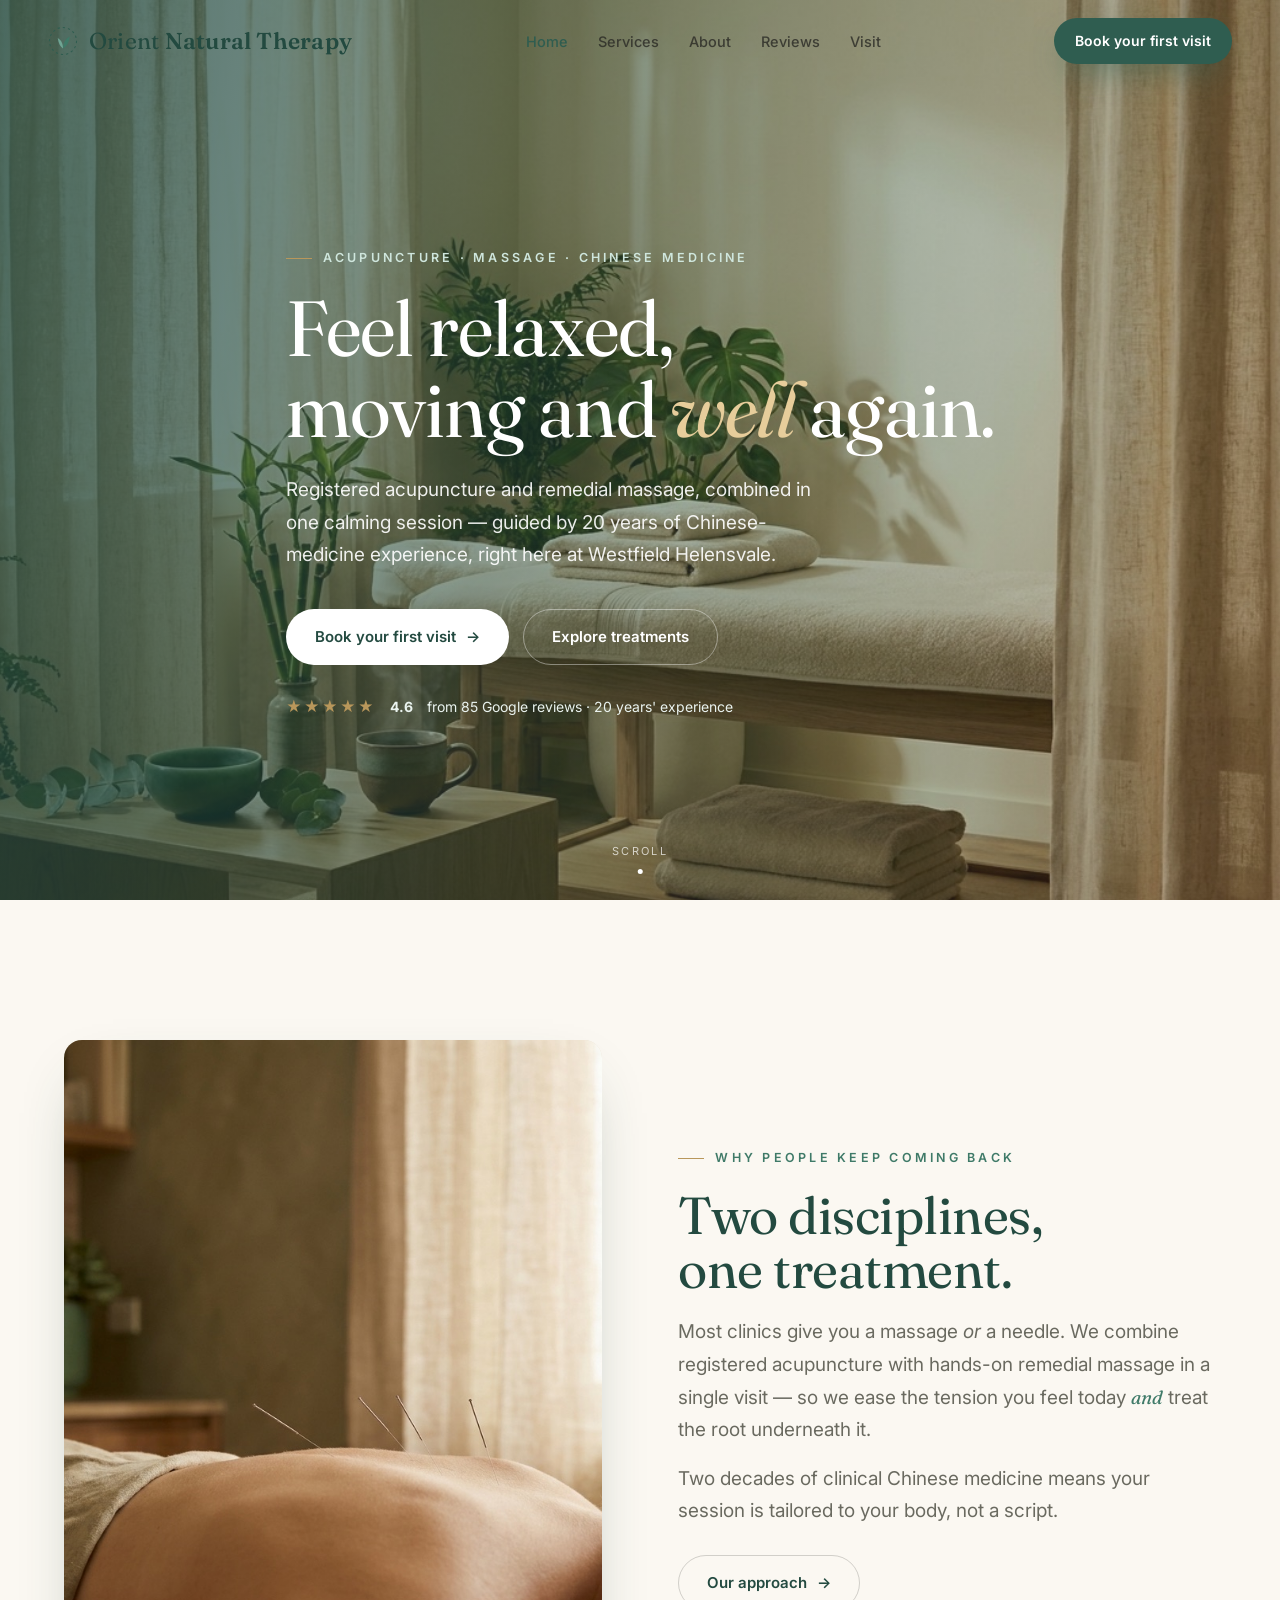
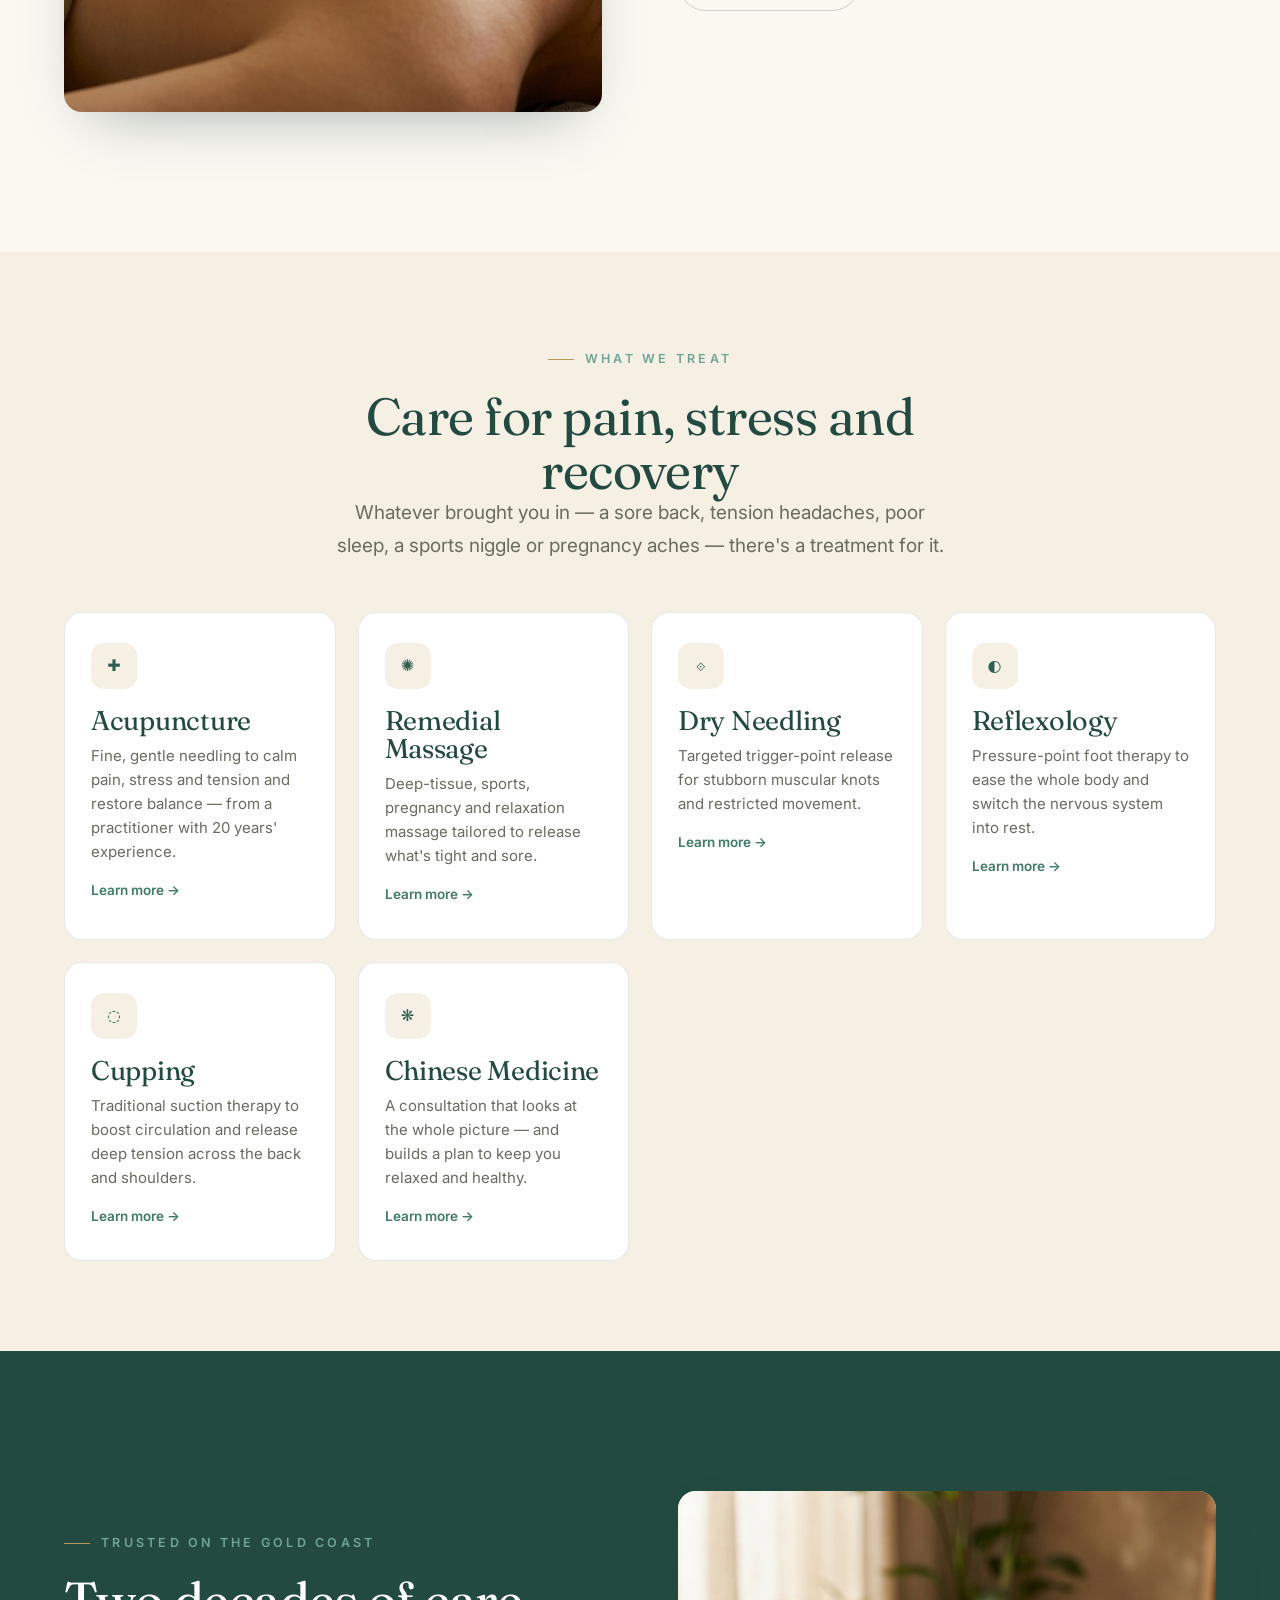
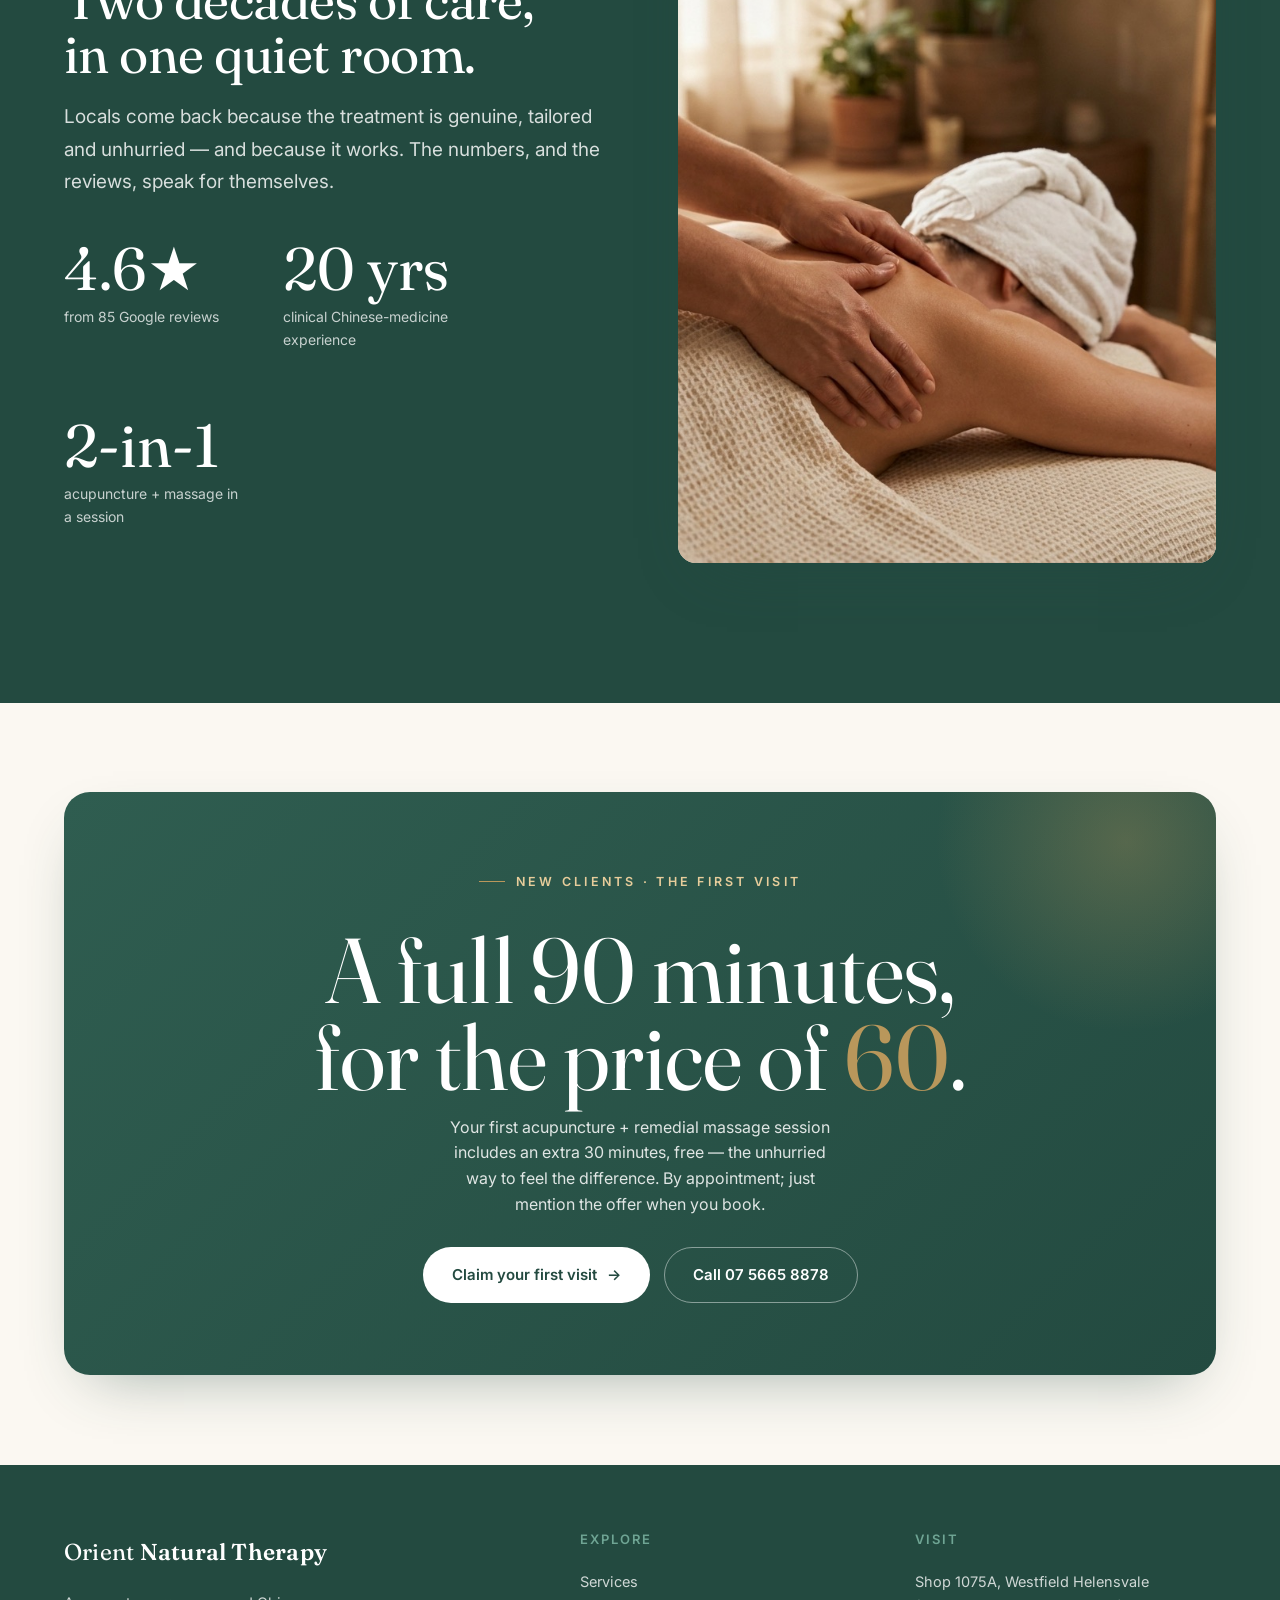
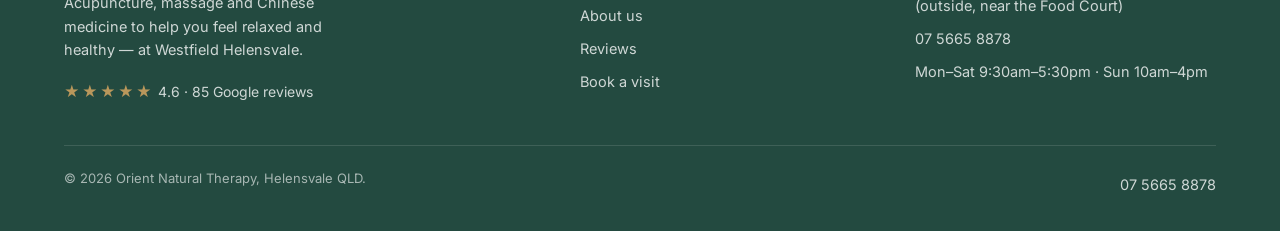
<file: index.html>
<!DOCTYPE html>
<html lang="en">
<head>
<meta charset="UTF-8"/>
<meta name="viewport" content="width=device-width, initial-scale=1.0, viewport-fit=cover"/>
<title>Orient Natural Therapy — Acupuncture & Massage, Helensvale</title>
<meta name="description" content="Registered acupuncture and remedial massage in one calming session. 20 years' Chinese-medicine experience at Westfield Helensvale. 4.6★ from 85 reviews. First hour includes 30 minutes free."/>
<link rel="preconnect" href="https://fonts.googleapis.com"><link rel="preconnect" href="https://fonts.gstatic.com" crossorigin>
<link href="https://fonts.googleapis.com/css2?family=Fraunces:ital,opsz,wght@0,9..144,400;0,9..144,500;0,9..144,600;1,9..144,400&family=Inter:wght@400;500;600;700&display=swap" rel="stylesheet">
<link rel="stylesheet" href="style.css">
</head>
<body>

<nav class="bar">
  <a class="brand" href="index.html"><svg class="leaf" viewBox="0 0 40 40" fill="none"><circle cx="20" cy="20" r="18" stroke="#2f5d50" stroke-width="1.4" stroke-dasharray="3 4"/><path d="M20 30c0-7 3-13 9-16-1 8-4 13-9 16Z" fill="#3f7a68"/><path d="M20 30c0-6-2-11-7-14 1 7 3 11 7 14Z" fill="#6fa594"/></svg><span>Orient <b>Natural Therapy</b></span></a>
  <div class="navlinks">
    <a href="index.html" class="active">Home</a>
    <a href="services.html">Services</a>
    <a href="about.html">About</a>
    <a href="reviews.html">Reviews</a>
    <a href="book.html">Visit</a>
  </div>
  <a href="book.html" class="btn btn-primary sm navcta">Book your first visit</a>
  <button class="burger" id="burger" aria-label="Menu"><span></span><span></span><span></span></button>
</nav>

<div class="sheet" id="sheet">
  <div class="top"><a class="brand" href="index.html"><span>Orient <b>Natural Therapy</b></span></a><button class="x" id="sheetx" aria-label="Close">×</button></div>
  <div class="links">
    <a href="index.html">Home</a><a href="services.html">Services</a><a href="about.html">About</a><a href="reviews.html">Reviews</a><a href="book.html">Visit</a>
  </div>
  <a href="book.html" class="btn btn-primary">Book your first visit</a>
  <a href="tel:0756658878" class="btn btn-ghost" style="margin-top:12px;justify-content:center">Call 07 5665 8878</a>
</div>

<!-- HERO -->
<header class="hero">
  <div class="bgimg" style="background-image:url('img/hero.jpg')"></div>
  <div class="veil"></div>
  <div class="wrap">
    <span class="eyebrow reveal">Acupuncture · Massage · Chinese Medicine</span>
    <h1 class="reveal d1">Feel relaxed,<br>moving and <span class="serif-accent" style="color:#e7cd9b">well</span> again.</h1>
    <p class="lead reveal d2">Registered acupuncture and remedial massage, combined in one calming session — guided by 20 years of Chinese-medicine experience, right here at Westfield Helensvale.</p>
    <div class="herocta reveal d3">
      <a href="book.html" class="btn btn-light">Book your first visit <span class="arr">→</span></a>
      <a href="services.html" class="btn btn-ghost" style="border-color:rgba(255,255,255,.4);color:#fff">Explore treatments</a>
    </div>
    <div class="trust reveal d4"><span class="stars">★★★★★</span> <b>4.6</b> from 85 Google reviews · 20 years' experience</div>
  </div>
  <div class="scrollcue"><span>Scroll</span><span class="dot"></span></div>
</header>

<!-- MECHANISM -->
<section class="pad">
  <div class="wrap split r">
    <div class="txt reveal">
      <span class="eyebrow">Why people keep coming back</span>
      <h2>Two disciplines,<br>one treatment.</h2>
      <p class="lead" style="margin-top:20px">Most clinics give you a massage <em>or</em> a needle. We combine registered acupuncture with hands-on remedial massage in a single visit — so we ease the tension you feel today <span class="serif-accent">and</span> treat the root underneath it.</p>
      <p class="lead" style="margin-top:16px">Two decades of clinical Chinese medicine means your session is tailored to your body, not a script.</p>
      <a href="about.html" class="btn btn-ghost" style="margin-top:28px">Our approach <span class="arr">→</span></a>
    </div>
    <div class="media tall reveal d1"><img src="img/acupuncture.jpg" alt="Acupuncture treatment at Orient Natural Therapy"></div>
  </div>
</section>

<!-- SERVICES -->
<section class="pad-sm band sand">
  <div class="wrap">
    <div class="center" style="max-width:640px;margin:0 auto 50px">
      <span class="eyebrow reveal">What we treat</span>
      <h2 class="reveal d1">Care for pain, stress and recovery</h2>
      <p class="lead reveal d2">Whatever brought you in — a sore back, tension headaches, poor sleep, a sports niggle or pregnancy aches — there's a treatment for it.</p>
    </div>
    <div class="grid">
      <div class="card reveal"><div class="ico">✚</div><h3>Acupuncture</h3><p>Fine, gentle needling to calm pain, stress and tension and restore balance — from a practitioner with 20 years' experience.</p><a href="services.html#acupuncture" class="more">Learn more →</a></div>
      <div class="card reveal d1"><div class="ico">✺</div><h3>Remedial Massage</h3><p>Deep-tissue, sports, pregnancy and relaxation massage tailored to release what's tight and sore.</p><a href="services.html#massage" class="more">Learn more →</a></div>
      <div class="card reveal d2"><div class="ico">⟐</div><h3>Dry Needling</h3><p>Targeted trigger-point release for stubborn muscular knots and restricted movement.</p><a href="services.html#dry-needling" class="more">Learn more →</a></div>
      <div class="card reveal"><div class="ico">◐</div><h3>Reflexology</h3><p>Pressure-point foot therapy to ease the whole body and switch the nervous system into rest.</p><a href="services.html#reflexology" class="more">Learn more →</a></div>
      <div class="card reveal d1"><div class="ico">◌</div><h3>Cupping</h3><p>Traditional suction therapy to boost circulation and release deep tension across the back and shoulders.</p><a href="services.html#cupping" class="more">Learn more →</a></div>
      <div class="card reveal d2"><div class="ico">❋</div><h3>Chinese Medicine</h3><p>A consultation that looks at the whole picture — and builds a plan to keep you relaxed and healthy.</p><a href="services.html#chinese-medicine" class="more">Learn more →</a></div>
    </div>
  </div>
</section>

<!-- PROOF -->
<section class="pad band">
  <div class="wrap split">
    <div class="txt reveal">
      <span class="eyebrow">Trusted on the Gold Coast</span>
      <h2>Two decades of care,<br>in one quiet room.</h2>
      <p class="lead" style="margin-top:20px">Locals come back because the treatment is genuine, tailored and unhurried — and because it works. The numbers, and the reviews, speak for themselves.</p>
      <div class="stats" style="margin-top:40px">
        <div class="stat"><div class="n">4.6★</div><div class="l">from 85 Google reviews</div></div>
        <div class="stat"><div class="n">20 yrs</div><div class="l">clinical Chinese-medicine experience</div></div>
        <div class="stat"><div class="n">2-in-1</div><div class="l">acupuncture + massage in a session</div></div>
      </div>
    </div>
    <div class="media tall reveal d1"><img src="img/massage.jpg" alt="Remedial massage at Orient Natural Therapy"></div>
  </div>
</section>

<!-- OFFER -->
<section class="pad-sm">
  <div class="wrap">
    <div class="offer reveal">
      <span class="eyebrow" style="color:#e7cd9b;justify-content:center">New clients · The First Visit</span>
      <div class="big">A full 90 minutes,<br>for the price of <span>60</span>.</div>
      <p>Your first acupuncture + remedial massage session includes an extra 30 minutes, free — the unhurried way to feel the difference. By appointment; just mention the offer when you book.</p>
      <div class="herocta">
        <a href="book.html" class="btn btn-light">Claim your first visit <span class="arr">→</span></a>
        <a href="tel:0756658878" class="btn btn-ghost" style="border-color:rgba(255,255,255,.45);color:#fff">Call 07 5665 8878</a>
      </div>
    </div>
  </div>
</section>

<!-- FOOTER -->
<footer>
  <div class="wrap">
    <div class="cols">
      <div>
        <a class="brand" href="index.html"><span style="color:#fff">Orient <b>Natural Therapy</b></span></a>
        <p style="margin-top:16px;max-width:34ch;font-size:14.5px">Acupuncture, massage and Chinese medicine to help you feel relaxed and healthy — at Westfield Helensvale.</p>
        <div style="margin-top:18px"><span class="stars">★★★★★</span> <span style="font-size:14px">4.6 · 85 Google reviews</span></div>
      </div>
      <div>
        <h4>Explore</h4>
        <a href="services.html">Services</a><a href="about.html">About us</a><a href="reviews.html">Reviews</a><a href="book.html">Book a visit</a>
      </div>
      <div>
        <h4>Visit</h4>
        <a href="https://maps.google.com/?q=Orient+Natural+Therapy+Westfield+Helensvale" target="_blank" rel="noopener">Shop 1075A, Westfield Helensvale<br>(outside, near the Food Court)</a>
        <a href="tel:0756658878">07 5665 8878</a>
        <a>Mon–Sat 9:30am–5:30pm · Sun 10am–4pm</a>
      </div>
    </div>
    <div class="fine"><span>© 2026 Orient Natural Therapy, Helensvale QLD.</span><span><a href="tel:0756658878">07 5665 8878</a></span></div>
  </div>
</footer>

<script src="script.js"></script>
</body>
</html>
</file>
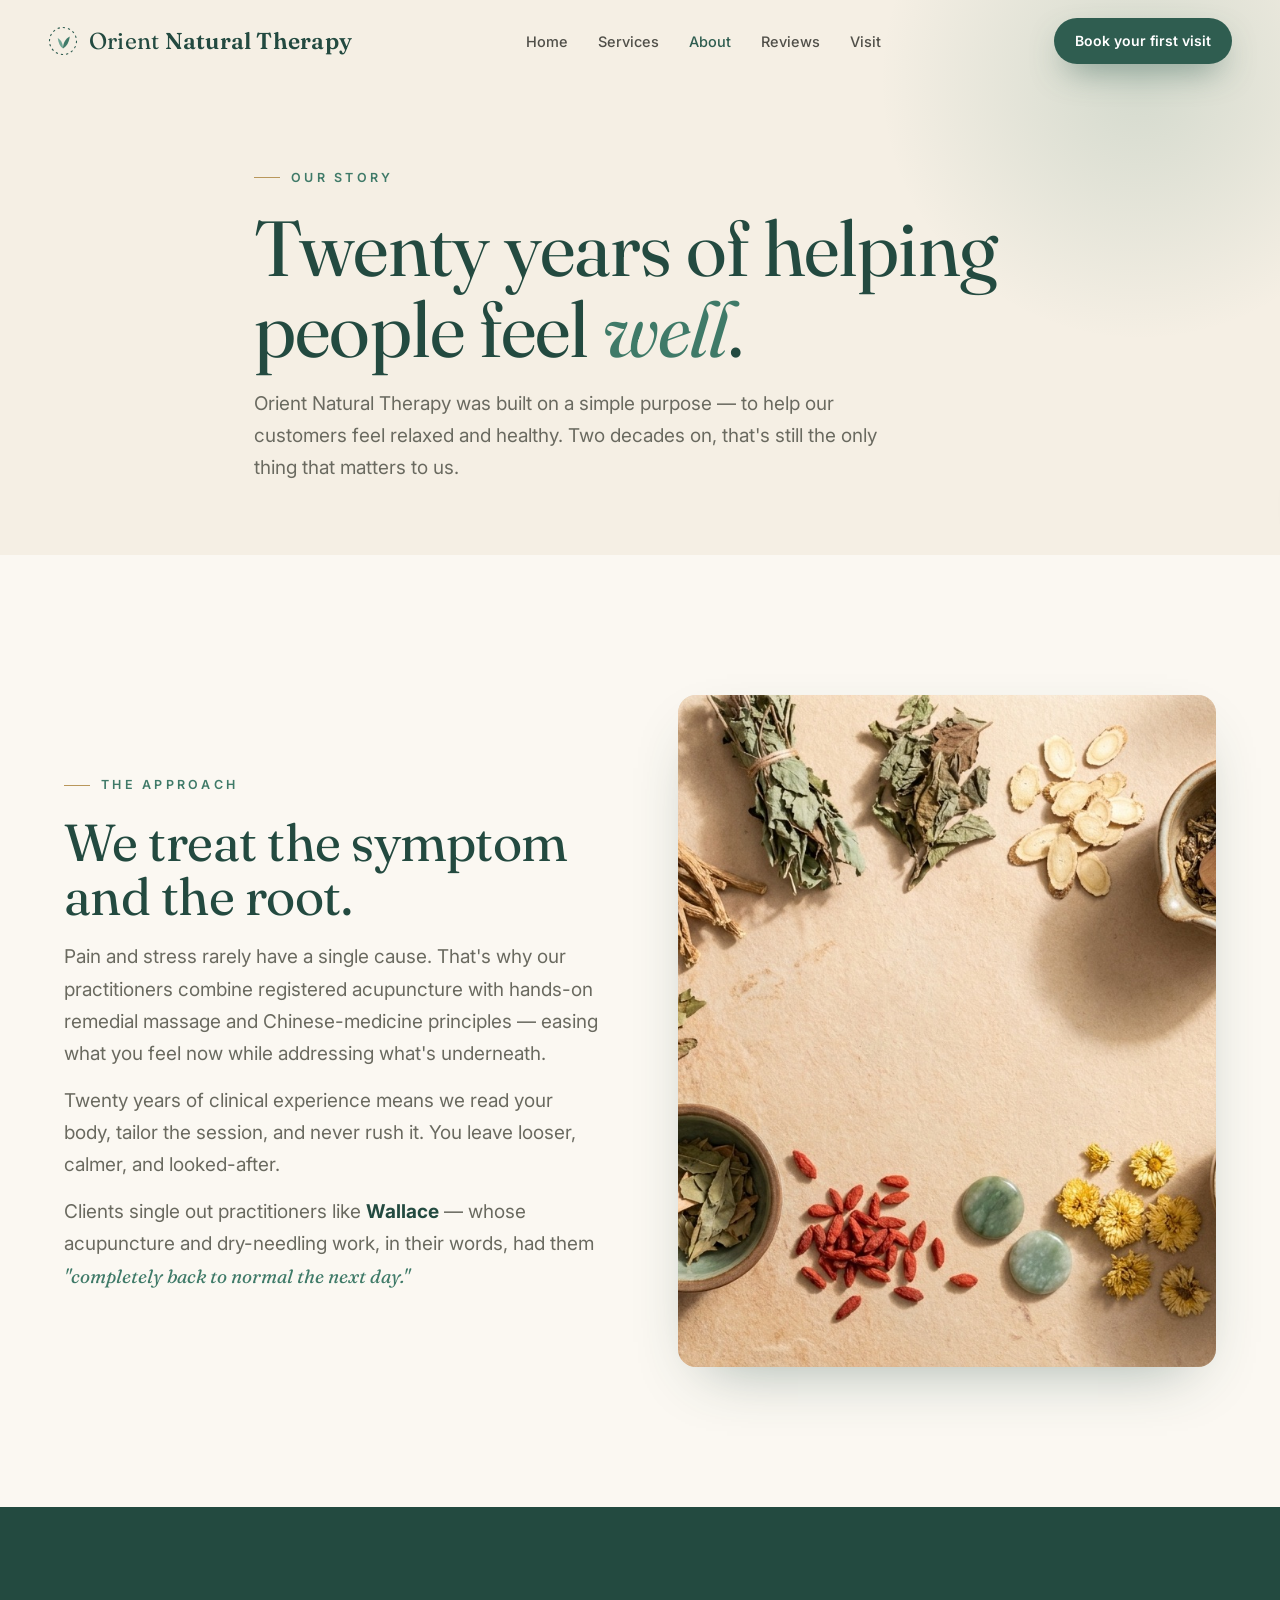
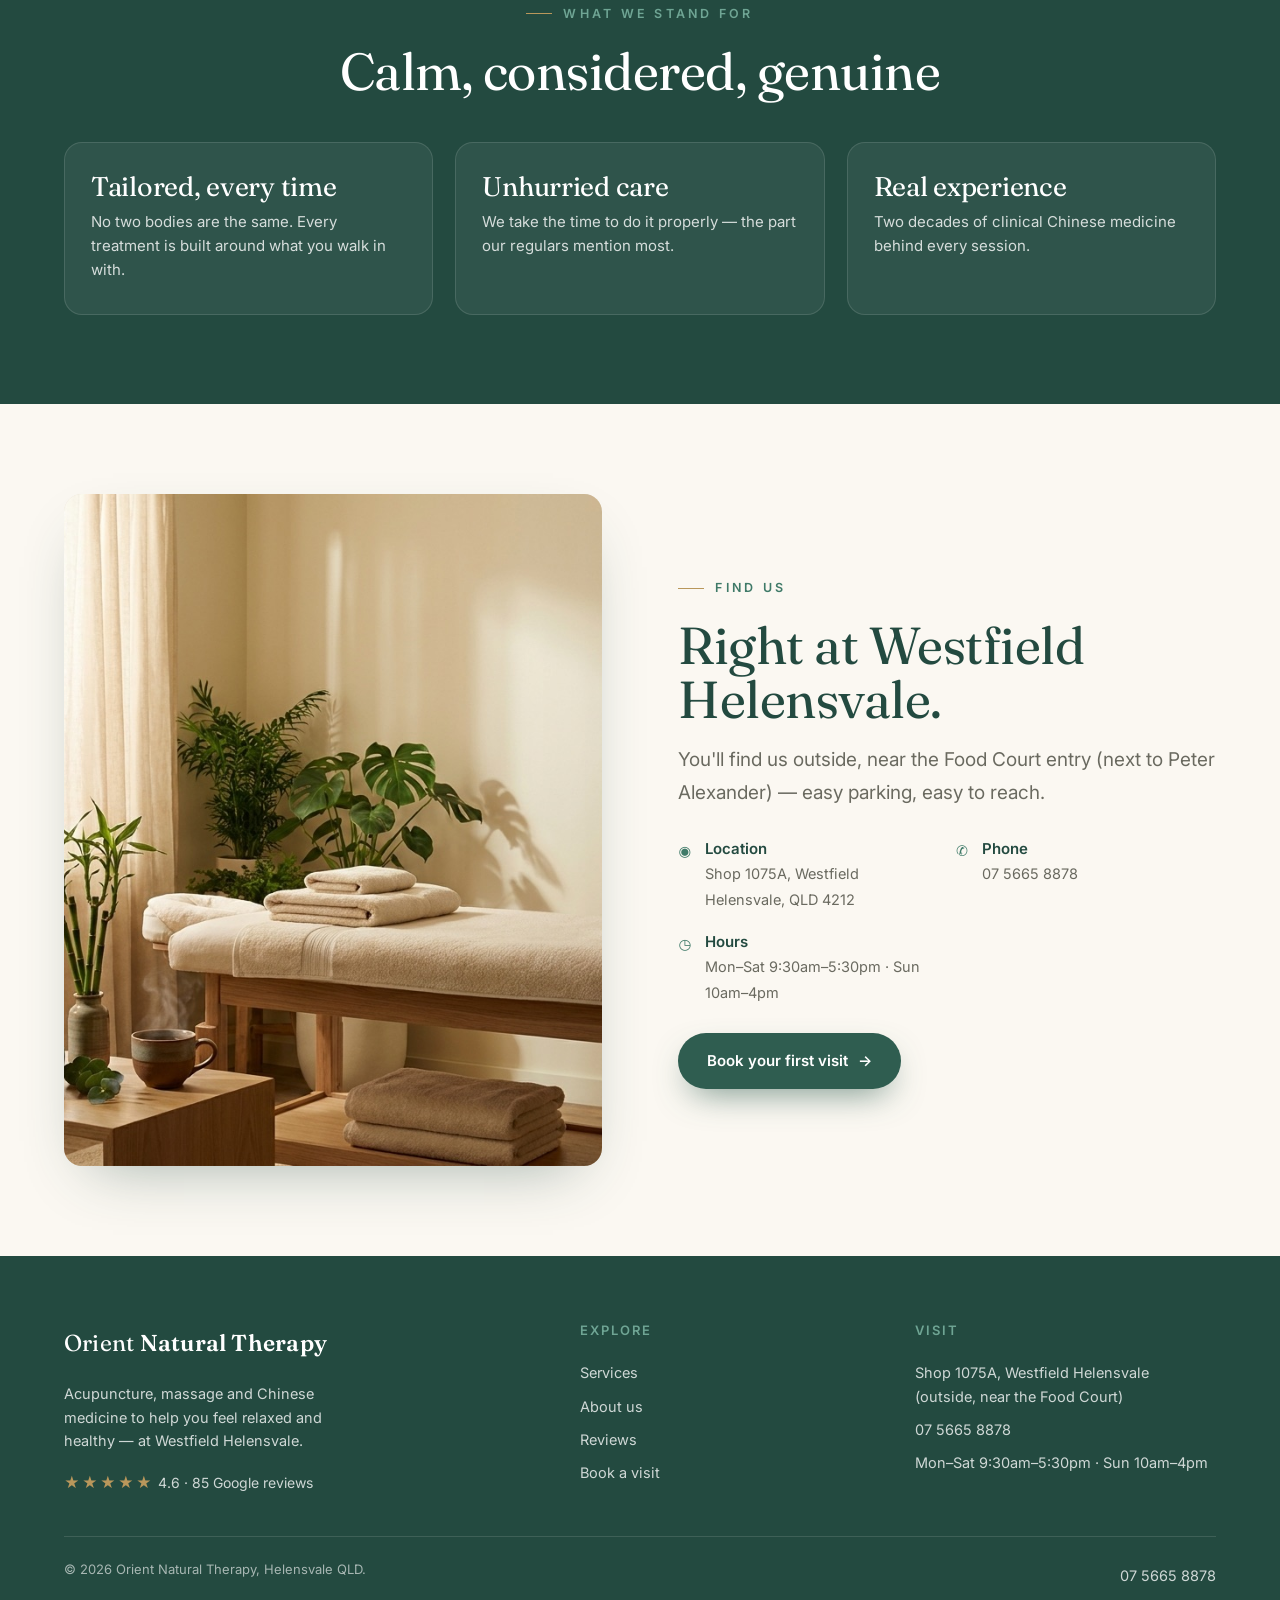
<file: about.html>
<!DOCTYPE html>
<html lang="en">
<head>
<meta charset="UTF-8"/>
<meta name="viewport" content="width=device-width, initial-scale=1.0, viewport-fit=cover"/>
<title>About — Orient Natural Therapy, Helensvale</title>
<meta name="description" content="Two decades of Chinese-medicine experience at Westfield Helensvale. Our purpose is simple: to help you feel relaxed and healthy."/>
<link rel="preconnect" href="https://fonts.googleapis.com"><link rel="preconnect" href="https://fonts.gstatic.com" crossorigin>
<link href="https://fonts.googleapis.com/css2?family=Fraunces:ital,opsz,wght@0,9..144,400;0,9..144,500;0,9..144,600;1,9..144,400&family=Inter:wght@400;500;600;700&display=swap" rel="stylesheet">
<link rel="stylesheet" href="style.css">
</head>
<body>

<nav class="bar">
  <a class="brand" href="index.html"><svg class="leaf" viewBox="0 0 40 40" fill="none"><circle cx="20" cy="20" r="18" stroke="#2f5d50" stroke-width="1.4" stroke-dasharray="3 4"/><path d="M20 30c0-7 3-13 9-16-1 8-4 13-9 16Z" fill="#3f7a68"/><path d="M20 30c0-6-2-11-7-14 1 7 3 11 7 14Z" fill="#6fa594"/></svg><span>Orient <b>Natural Therapy</b></span></a>
  <div class="navlinks"><a href="index.html">Home</a><a href="services.html">Services</a><a href="about.html" class="active">About</a><a href="reviews.html">Reviews</a><a href="book.html">Visit</a></div>
  <a href="book.html" class="btn btn-primary sm navcta">Book your first visit</a>
  <button class="burger" id="burger" aria-label="Menu"><span></span><span></span><span></span></button>
</nav>
<div class="sheet" id="sheet">
  <div class="top"><a class="brand" href="index.html"><span>Orient <b>Natural Therapy</b></span></a><button class="x" id="sheetx" aria-label="Close">×</button></div>
  <div class="links"><a href="index.html">Home</a><a href="services.html">Services</a><a href="about.html">About</a><a href="reviews.html">Reviews</a><a href="book.html">Visit</a></div>
  <a href="book.html" class="btn btn-primary">Book your first visit</a>
  <a href="tel:0756658878" class="btn btn-ghost" style="margin-top:12px;justify-content:center">Call 07 5665 8878</a>
</div>

<section class="pagehero">
  <div class="blob"></div>
  <div class="wrap" style="max-width:820px">
    <span class="eyebrow reveal">Our story</span>
    <h1 class="reveal d1">Twenty years of helping<br>people feel <span class="serif-accent">well</span>.</h1>
    <p class="lead reveal d2">Orient Natural Therapy was built on a simple purpose — to help our customers feel relaxed and healthy. Two decades on, that's still the only thing that matters to us.</p>
  </div>
</section>

<section class="pad">
  <div class="wrap split">
    <div class="txt reveal">
      <span class="eyebrow">The approach</span>
      <h2>We treat the symptom<br>and the root.</h2>
      <p class="lead" style="margin-top:18px">Pain and stress rarely have a single cause. That's why our practitioners combine registered acupuncture with hands-on remedial massage and Chinese-medicine principles — easing what you feel now while addressing what's underneath.</p>
      <p class="lead" style="margin-top:14px">Twenty years of clinical experience means we read your body, tailor the session, and never rush it. You leave looser, calmer, and looked-after.</p>
      <p class="lead" style="margin-top:14px">Clients single out practitioners like <b style="color:var(--jade-d)">Wallace</b> — whose acupuncture and dry-needling work, in their words, had them <span class="serif-accent">"completely back to normal the next day."</span></p>
    </div>
    <div class="media tall reveal d1"><img src="img/herbs.jpg" alt="Traditional Chinese medicine"></div>
  </div>
</section>

<section class="pad-sm band">
  <div class="wrap">
    <div class="center" style="max-width:620px;margin:0 auto 44px"><span class="eyebrow reveal">What we stand for</span><h2 class="reveal d1">Calm, considered, genuine</h2></div>
    <div class="grid">
      <div class="card reveal" style="background:rgba(255,255,255,.06);border-color:rgba(255,255,255,.12)"><h3 style="color:#fff">Tailored, every time</h3><p style="color:rgba(255,255,255,.8)">No two bodies are the same. Every treatment is built around what you walk in with.</p></div>
      <div class="card reveal d1" style="background:rgba(255,255,255,.06);border-color:rgba(255,255,255,.12)"><h3 style="color:#fff">Unhurried care</h3><p style="color:rgba(255,255,255,.8)">We take the time to do it properly — the part our regulars mention most.</p></div>
      <div class="card reveal d2" style="background:rgba(255,255,255,.06);border-color:rgba(255,255,255,.12)"><h3 style="color:#fff">Real experience</h3><p style="color:rgba(255,255,255,.8)">Two decades of clinical Chinese medicine behind every session.</p></div>
    </div>
  </div>
</section>

<section class="pad-sm">
  <div class="wrap split r">
    <div class="txt reveal">
      <span class="eyebrow">Find us</span>
      <h2>Right at Westfield Helensvale.</h2>
      <p class="lead" style="margin-top:18px">You'll find us outside, near the Food Court entry (next to Peter Alexander) — easy parking, easy to reach.</p>
      <div class="info" style="margin-top:28px">
        <div class="row"><span class="ico">◉</span><div><b>Location</b><span>Shop 1075A, Westfield Helensvale, QLD 4212</span></div></div>
        <div class="row"><span class="ico">✆</span><div><b>Phone</b><span>07 5665 8878</span></div></div>
        <div class="row"><span class="ico">◷</span><div><b>Hours</b><span>Mon–Sat 9:30am–5:30pm · Sun 10am–4pm</span></div></div>
      </div>
      <a href="book.html" class="btn btn-primary" style="margin-top:28px">Book your first visit <span class="arr">→</span></a>
    </div>
    <div class="media tall reveal d1"><img src="img/hero.jpg" alt="Orient Natural Therapy treatment room"></div>
  </div>
</section>

<footer>
  <div class="wrap">
    <div class="cols">
      <div><a class="brand" href="index.html"><span style="color:#fff">Orient <b>Natural Therapy</b></span></a><p style="margin-top:16px;max-width:34ch;font-size:14.5px">Acupuncture, massage and Chinese medicine to help you feel relaxed and healthy — at Westfield Helensvale.</p><div style="margin-top:18px"><span class="stars">★★★★★</span> <span style="font-size:14px">4.6 · 85 Google reviews</span></div></div>
      <div><h4>Explore</h4><a href="services.html">Services</a><a href="about.html">About us</a><a href="reviews.html">Reviews</a><a href="book.html">Book a visit</a></div>
      <div><h4>Visit</h4><a href="https://maps.google.com/?q=Orient+Natural+Therapy+Westfield+Helensvale" target="_blank" rel="noopener">Shop 1075A, Westfield Helensvale<br>(outside, near the Food Court)</a><a href="tel:0756658878">07 5665 8878</a><a>Mon–Sat 9:30am–5:30pm · Sun 10am–4pm</a></div>
    </div>
    <div class="fine"><span>© 2026 Orient Natural Therapy, Helensvale QLD.</span><span><a href="tel:0756658878">07 5665 8878</a></span></div>
  </div>
</footer>
<script src="script.js"></script>
</body>
</html>
</file>
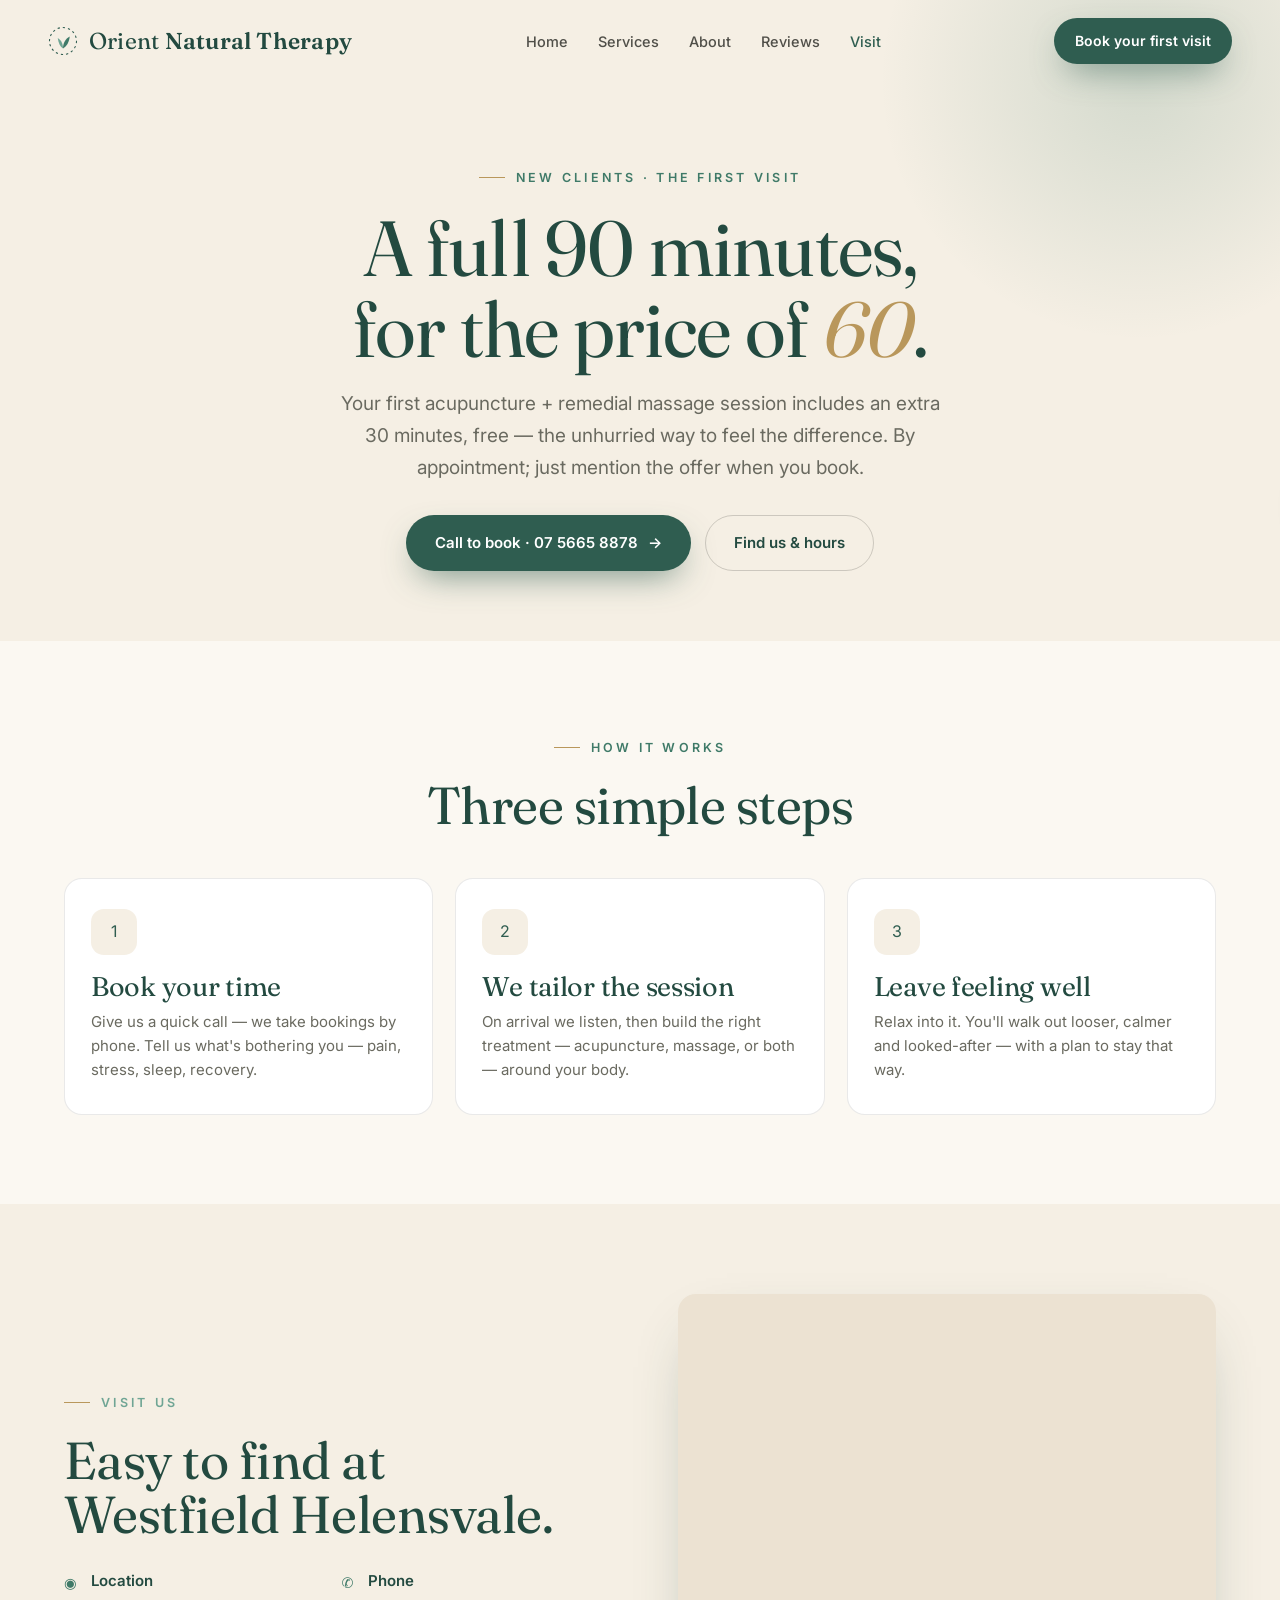
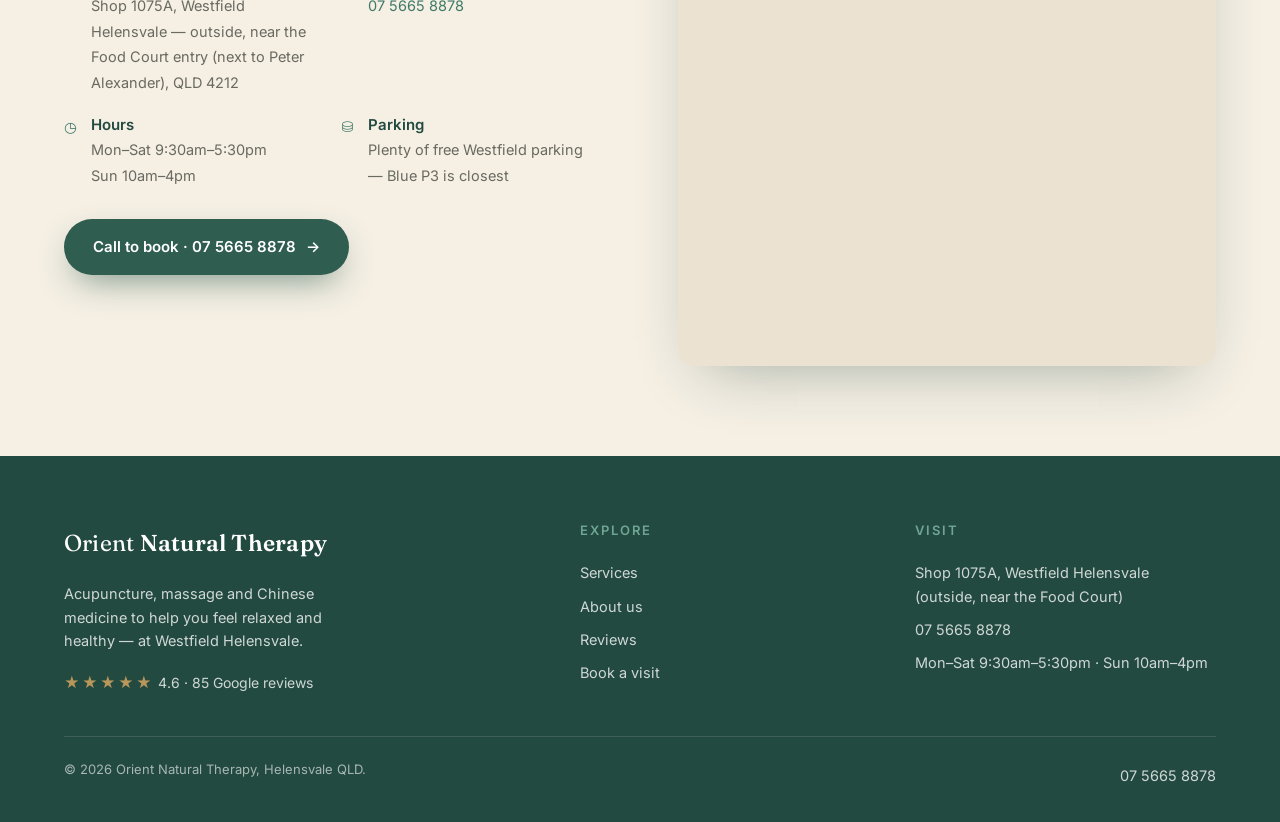
<file: book.html>
<!DOCTYPE html>
<html lang="en">
<head>
<meta charset="UTF-8"/>
<meta name="viewport" content="width=device-width, initial-scale=1.0, viewport-fit=cover"/>
<title>Book a Visit — Orient Natural Therapy, Helensvale</title>
<meta name="description" content="Book your first visit at Orient Natural Therapy, Westfield Helensvale. Book an hour and get 30 minutes free. Call 07 5665 8878 to book."/>
<link rel="preconnect" href="https://fonts.googleapis.com"><link rel="preconnect" href="https://fonts.gstatic.com" crossorigin>
<link href="https://fonts.googleapis.com/css2?family=Fraunces:ital,opsz,wght@0,9..144,400;0,9..144,500;0,9..144,600;1,9..144,400&family=Inter:wght@400;500;600;700&display=swap" rel="stylesheet">
<link rel="stylesheet" href="style.css">
</head>
<body>

<nav class="bar">
  <a class="brand" href="index.html"><svg class="leaf" viewBox="0 0 40 40" fill="none"><circle cx="20" cy="20" r="18" stroke="#2f5d50" stroke-width="1.4" stroke-dasharray="3 4"/><path d="M20 30c0-7 3-13 9-16-1 8-4 13-9 16Z" fill="#3f7a68"/><path d="M20 30c0-6-2-11-7-14 1 7 3 11 7 14Z" fill="#6fa594"/></svg><span>Orient <b>Natural Therapy</b></span></a>
  <div class="navlinks"><a href="index.html">Home</a><a href="services.html">Services</a><a href="about.html">About</a><a href="reviews.html">Reviews</a><a href="book.html" class="active">Visit</a></div>
  <a href="#book" class="btn btn-primary sm navcta">Book your first visit</a>
  <button class="burger" id="burger" aria-label="Menu"><span></span><span></span><span></span></button>
</nav>
<div class="sheet" id="sheet">
  <div class="top"><a class="brand" href="index.html"><span>Orient <b>Natural Therapy</b></span></a><button class="x" id="sheetx" aria-label="Close">×</button></div>
  <div class="links"><a href="index.html">Home</a><a href="services.html">Services</a><a href="about.html">About</a><a href="reviews.html">Reviews</a><a href="book.html">Visit</a></div>
  <a href="#book" class="btn btn-primary">Book your first visit</a>
  <a href="tel:0756658878" class="btn btn-ghost" style="margin-top:12px;justify-content:center">Call 07 5665 8878</a>
</div>

<section class="pagehero center">
  <div class="blob"></div>
  <div class="wrap" style="max-width:760px;margin:0 auto">
    <span class="eyebrow reveal" style="justify-content:center">New clients · The First Visit</span>
    <h1 class="reveal d1" style="margin:0 auto">A full 90 minutes,<br>for the price of <span class="serif-accent" style="color:var(--gold)">60</span>.</h1>
    <p class="lead reveal d2" style="margin:18px auto 0">Your first acupuncture + remedial massage session includes an extra 30 minutes, free — the unhurried way to feel the difference. By appointment; just mention the offer when you book.</p>
    <div class="herocta reveal d3" style="justify-content:center;display:flex;gap:14px;flex-wrap:wrap;margin-top:30px">
      <a href="tel:0756658878" class="btn btn-primary">Call to book · 07 5665 8878 <span class="arr">→</span></a>
      <a href="#book" class="btn btn-ghost">Find us &amp; hours</a>
    </div>
  </div>
</section>

<section class="pad-sm">
  <div class="wrap">
    <div class="center" style="max-width:560px;margin:0 auto 46px"><span class="eyebrow reveal" style="justify-content:center">How it works</span><h2 class="reveal d1">Three simple steps</h2></div>
    <div class="grid">
      <div class="card reveal"><div class="ico">1</div><h3>Book your time</h3><p>Give us a quick call — we take bookings by phone. Tell us what's bothering you — pain, stress, sleep, recovery.</p></div>
      <div class="card reveal d1"><div class="ico">2</div><h3>We tailor the session</h3><p>On arrival we listen, then build the right treatment — acupuncture, massage, or both — around your body.</p></div>
      <div class="card reveal d2"><div class="ico">3</div><h3>Leave feeling well</h3><p>Relax into it. You'll walk out looser, calmer and looked-after — with a plan to stay that way.</p></div>
    </div>
  </div>
</section>

<section class="pad-sm band sand" id="book">
  <div class="wrap split">
    <div class="txt reveal">
      <span class="eyebrow">Visit us</span>
      <h2>Easy to find at<br>Westfield Helensvale.</h2>
      <div class="info" style="margin-top:28px">
        <div class="row"><span class="ico">◉</span><div><b>Location</b><span>Shop 1075A, Westfield Helensvale — outside, near the Food Court entry (next to Peter Alexander), QLD 4212</span></div></div>
        <div class="row"><span class="ico">✆</span><div><b>Phone</b><span><a href="tel:0756658878" style="color:var(--jade-l)">07 5665 8878</a></span></div></div>
        <div class="row"><span class="ico">◷</span><div><b>Hours</b><span>Mon–Sat 9:30am–5:30pm<br>Sun 10am–4pm</span></div></div>
        <div class="row"><span class="ico">⛁</span><div><b>Parking</b><span>Plenty of free Westfield parking — Blue P3 is closest</span></div></div>
      </div>
      <div class="herocta" style="margin-top:30px;display:flex;gap:14px;flex-wrap:wrap">
        <a href="tel:0756658878" class="btn btn-primary">Call to book · 07 5665 8878 <span class="arr">→</span></a>
      </div>
    </div>
    <div class="media reveal d1" style="aspect-ratio:4/5;box-shadow:var(--shadow)">
      <iframe title="Map to Orient Natural Therapy" width="100%" height="100%" style="border:0;display:block" loading="lazy" referrerpolicy="no-referrer-when-downgrade" src="https://maps.google.com/maps?q=Westfield%20Helensvale&t=&z=15&ie=UTF8&iwloc=&output=embed"></iframe>
    </div>
  </div>
</section>

<footer>
  <div class="wrap">
    <div class="cols">
      <div><a class="brand" href="index.html"><span style="color:#fff">Orient <b>Natural Therapy</b></span></a><p style="margin-top:16px;max-width:34ch;font-size:14.5px">Acupuncture, massage and Chinese medicine to help you feel relaxed and healthy — at Westfield Helensvale.</p><div style="margin-top:18px"><span class="stars">★★★★★</span> <span style="font-size:14px">4.6 · 85 Google reviews</span></div></div>
      <div><h4>Explore</h4><a href="services.html">Services</a><a href="about.html">About us</a><a href="reviews.html">Reviews</a><a href="book.html">Book a visit</a></div>
      <div><h4>Visit</h4><a href="https://maps.google.com/?q=Orient+Natural+Therapy+Westfield+Helensvale" target="_blank" rel="noopener">Shop 1075A, Westfield Helensvale<br>(outside, near the Food Court)</a><a href="tel:0756658878">07 5665 8878</a><a>Mon–Sat 9:30am–5:30pm · Sun 10am–4pm</a></div>
    </div>
    <div class="fine"><span>© 2026 Orient Natural Therapy, Helensvale QLD.</span><span><a href="tel:0756658878">07 5665 8878</a></span></div>
  </div>
</footer>
<script src="script.js"></script>
</body>
</html>
</file>
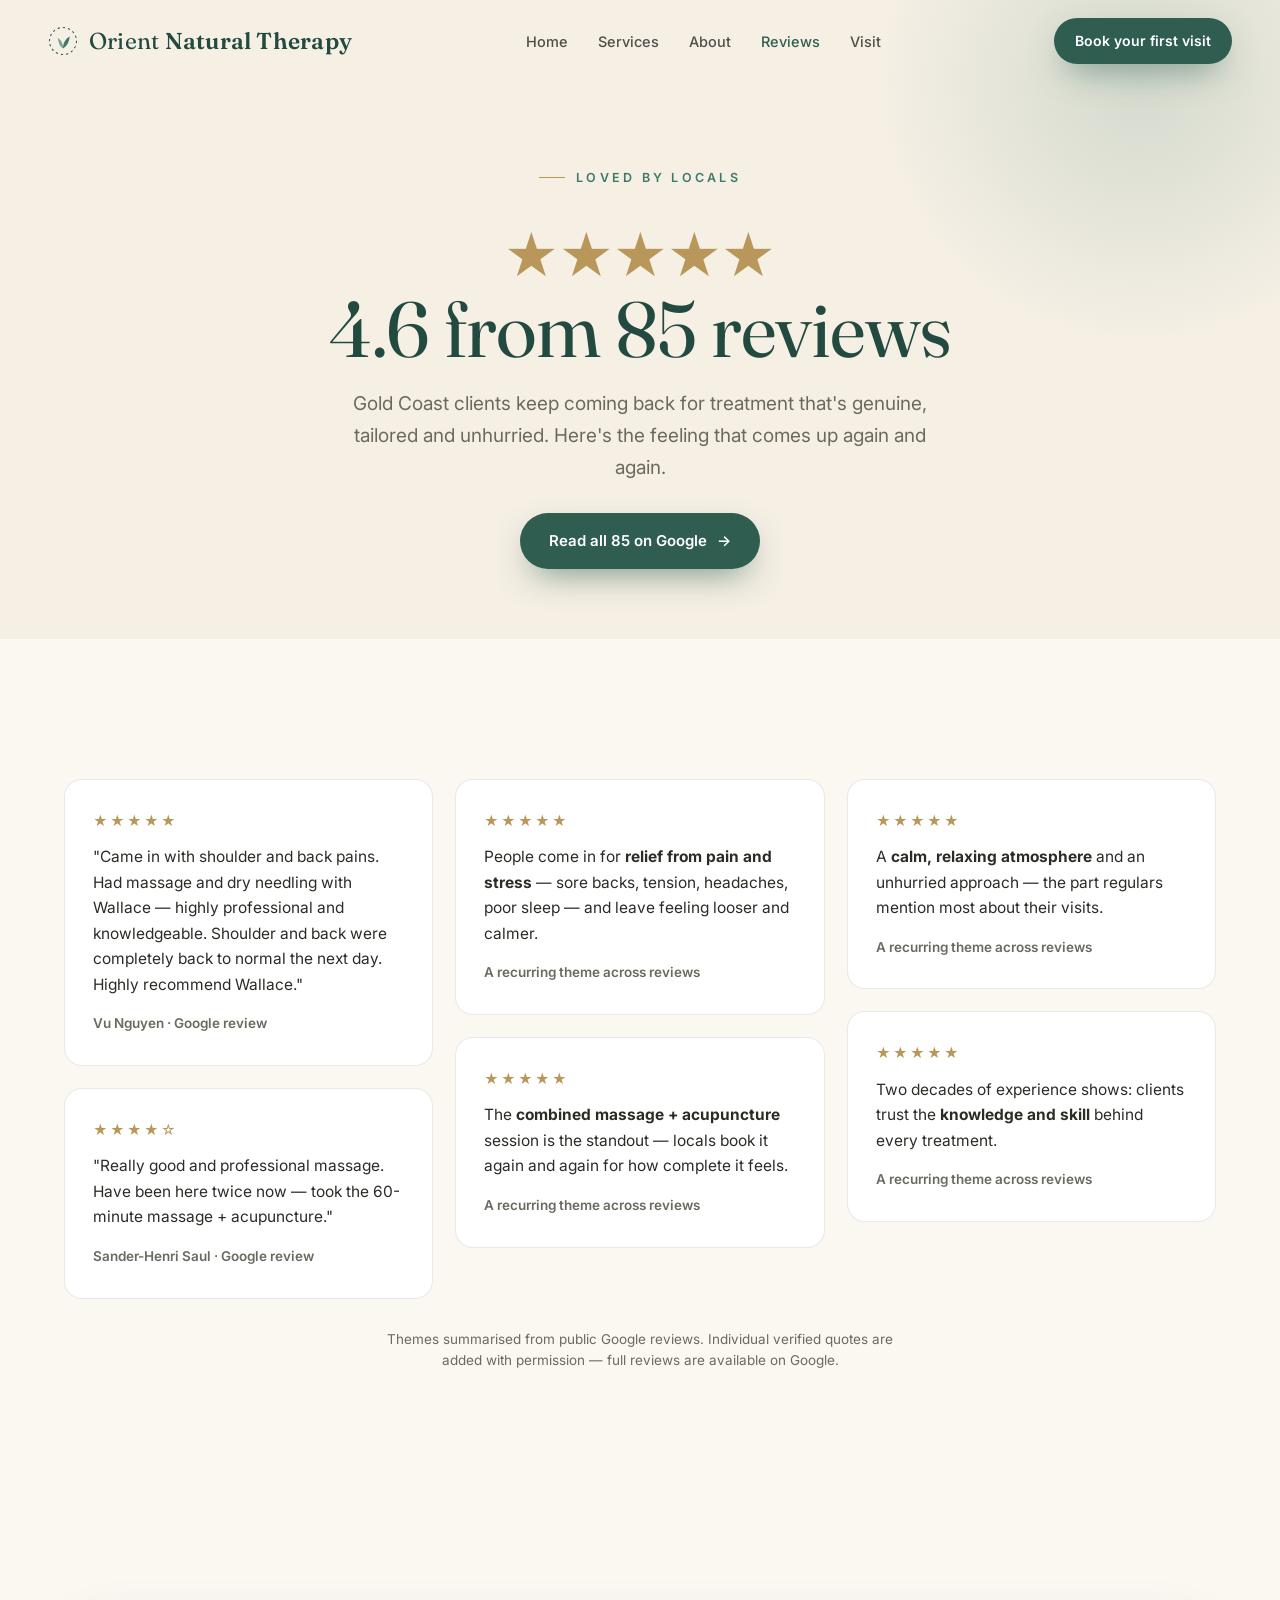
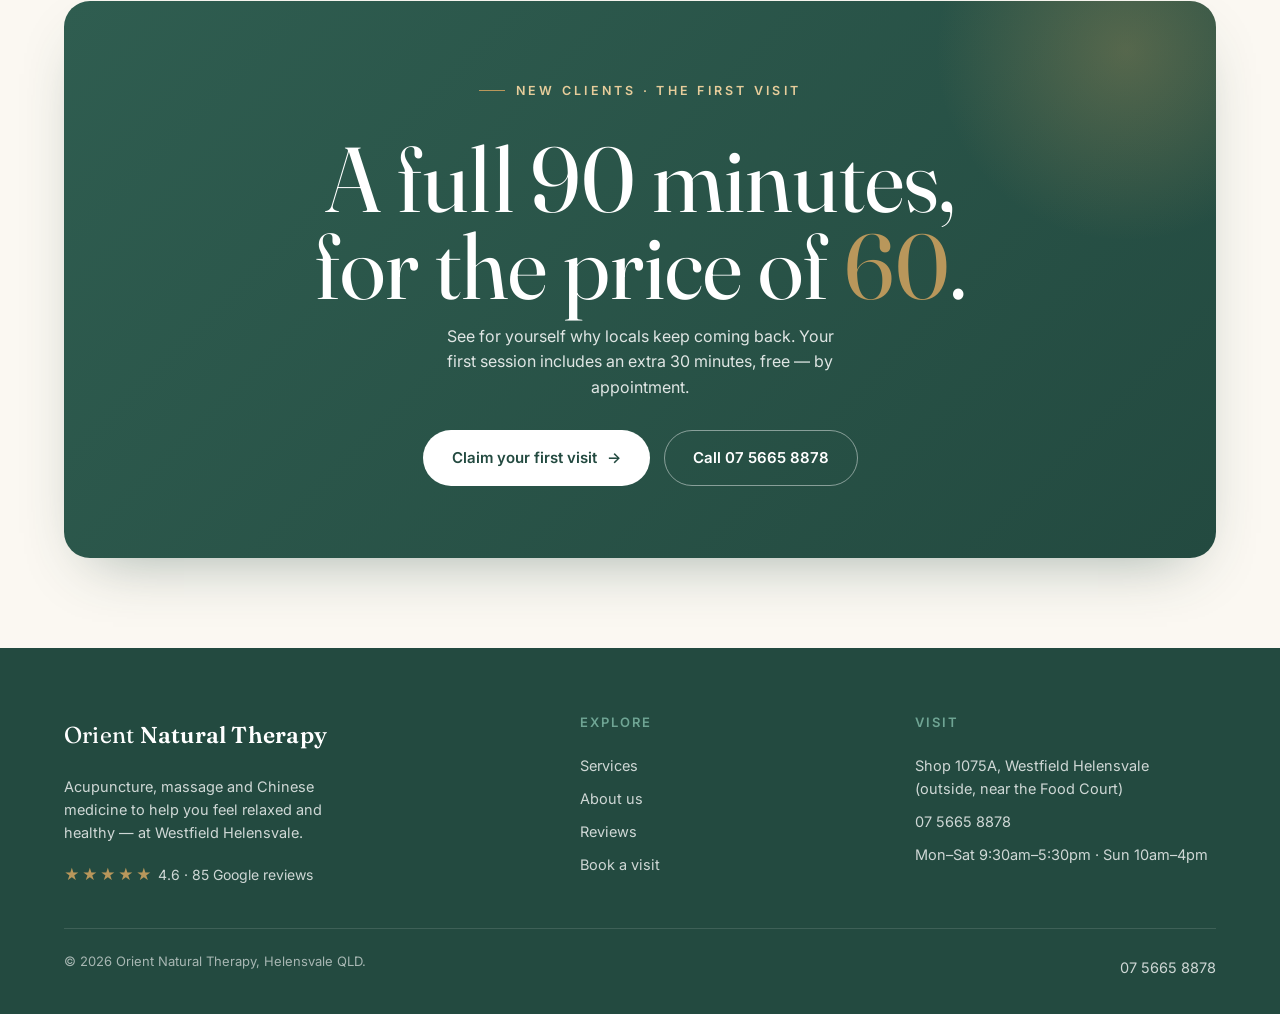
<file: reviews.html>
<!DOCTYPE html>
<html lang="en">
<head>
<meta charset="UTF-8"/>
<meta name="viewport" content="width=device-width, initial-scale=1.0, viewport-fit=cover"/>
<title>Reviews — Orient Natural Therapy, Helensvale</title>
<meta name="description" content="4.6 stars from 85 Google reviews. See why Gold Coast locals trust Orient Natural Therapy for acupuncture and massage."/>
<link rel="preconnect" href="https://fonts.googleapis.com"><link rel="preconnect" href="https://fonts.gstatic.com" crossorigin>
<link href="https://fonts.googleapis.com/css2?family=Fraunces:ital,opsz,wght@0,9..144,400;0,9..144,500;0,9..144,600;1,9..144,400&family=Inter:wght@400;500;600;700&display=swap" rel="stylesheet">
<link rel="stylesheet" href="style.css">
</head>
<body>

<nav class="bar">
  <a class="brand" href="index.html"><svg class="leaf" viewBox="0 0 40 40" fill="none"><circle cx="20" cy="20" r="18" stroke="#2f5d50" stroke-width="1.4" stroke-dasharray="3 4"/><path d="M20 30c0-7 3-13 9-16-1 8-4 13-9 16Z" fill="#3f7a68"/><path d="M20 30c0-6-2-11-7-14 1 7 3 11 7 14Z" fill="#6fa594"/></svg><span>Orient <b>Natural Therapy</b></span></a>
  <div class="navlinks"><a href="index.html">Home</a><a href="services.html">Services</a><a href="about.html">About</a><a href="reviews.html" class="active">Reviews</a><a href="book.html">Visit</a></div>
  <a href="book.html" class="btn btn-primary sm navcta">Book your first visit</a>
  <button class="burger" id="burger" aria-label="Menu"><span></span><span></span><span></span></button>
</nav>
<div class="sheet" id="sheet">
  <div class="top"><a class="brand" href="index.html"><span>Orient <b>Natural Therapy</b></span></a><button class="x" id="sheetx" aria-label="Close">×</button></div>
  <div class="links"><a href="index.html">Home</a><a href="services.html">Services</a><a href="about.html">About</a><a href="reviews.html">Reviews</a><a href="book.html">Visit</a></div>
  <a href="book.html" class="btn btn-primary">Book your first visit</a>
  <a href="tel:0756658878" class="btn btn-ghost" style="margin-top:12px;justify-content:center">Call 07 5665 8878</a>
</div>

<section class="pagehero center">
  <div class="blob"></div>
  <div class="wrap" style="max-width:760px;margin:0 auto">
    <span class="eyebrow reveal" style="justify-content:center">Loved by locals</span>
    <h1 class="reveal d1" style="margin:0 auto"><span style="font-size:.78em;color:var(--gold)">★★★★★</span><br>4.6 from 85 reviews</h1>
    <p class="lead reveal d2" style="margin:18px auto 0">Gold Coast clients keep coming back for treatment that's genuine, tailored and unhurried. Here's the feeling that comes up again and again.</p>
    <a href="https://www.google.com/search?q=Orient+Natural+Therapy+Acupuncture+Massage+Helensvale+reviews" target="_blank" rel="noopener" class="btn btn-primary reveal d3" style="margin-top:28px">Read all 85 on Google <span class="arr">→</span></a>
  </div>
</section>

<section class="pad">
  <div class="wrap">
    <div class="masonry">
      <div class="quote reveal"><div class="stars">★★★★★</div><p>"Came in with shoulder and back pains. Had massage and dry needling with Wallace — highly professional and knowledgeable. Shoulder and back were completely back to normal the next day. Highly recommend Wallace."</p><div class="who">Vu Nguyen · Google review</div></div>
      <div class="quote reveal d1"><div class="stars">★★★★☆</div><p>"Really good and professional massage. Have been here twice now — took the 60-minute massage + acupuncture."</p><div class="who">Sander-Henri Saul · Google review</div></div>
      <div class="quote reveal d2"><div class="stars">★★★★★</div><p>People come in for <b>relief from pain and stress</b> — sore backs, tension, headaches, poor sleep — and leave feeling looser and calmer.</p><div class="who">A recurring theme across reviews</div></div>
      <div class="quote reveal"><div class="stars">★★★★★</div><p>The <b>combined massage + acupuncture</b> session is the standout — locals book it again and again for how complete it feels.</p><div class="who">A recurring theme across reviews</div></div>
      <div class="quote reveal d1"><div class="stars">★★★★★</div><p>A <b>calm, relaxing atmosphere</b> and an unhurried approach — the part regulars mention most about their visits.</p><div class="who">A recurring theme across reviews</div></div>
      <div class="quote reveal d2"><div class="stars">★★★★★</div><p>Two decades of experience shows: clients trust the <b>knowledge and skill</b> behind every treatment.</p><div class="who">A recurring theme across reviews</div></div>
    </div>
    <p class="center" style="margin-top:30px;color:var(--mut);font-size:13.5px;max-width:60ch;margin-left:auto;margin-right:auto">Themes summarised from public Google reviews. Individual verified quotes are added with permission — full reviews are available on Google.</p>
  </div>
</section>

<section class="pad-sm">
  <div class="wrap"><div class="offer reveal">
    <span class="eyebrow" style="color:#e7cd9b;justify-content:center">New clients · The First Visit</span>
    <div class="big">A full 90 minutes,<br>for the price of <span>60</span>.</div>
    <p>See for yourself why locals keep coming back. Your first session includes an extra 30 minutes, free — by appointment.</p>
    <div class="herocta"><a href="book.html" class="btn btn-light">Claim your first visit <span class="arr">→</span></a><a href="tel:0756658878" class="btn btn-ghost" style="border-color:rgba(255,255,255,.45);color:#fff">Call 07 5665 8878</a></div>
  </div></div>
</section>

<footer>
  <div class="wrap">
    <div class="cols">
      <div><a class="brand" href="index.html"><span style="color:#fff">Orient <b>Natural Therapy</b></span></a><p style="margin-top:16px;max-width:34ch;font-size:14.5px">Acupuncture, massage and Chinese medicine to help you feel relaxed and healthy — at Westfield Helensvale.</p><div style="margin-top:18px"><span class="stars">★★★★★</span> <span style="font-size:14px">4.6 · 85 Google reviews</span></div></div>
      <div><h4>Explore</h4><a href="services.html">Services</a><a href="about.html">About us</a><a href="reviews.html">Reviews</a><a href="book.html">Book a visit</a></div>
      <div><h4>Visit</h4><a href="https://maps.google.com/?q=Orient+Natural+Therapy+Westfield+Helensvale" target="_blank" rel="noopener">Shop 1075A, Westfield Helensvale<br>(outside, near the Food Court)</a><a href="tel:0756658878">07 5665 8878</a><a>Mon–Sat 9:30am–5:30pm · Sun 10am–4pm</a></div>
    </div>
    <div class="fine"><span>© 2026 Orient Natural Therapy, Helensvale QLD.</span><span><a href="tel:0756658878">07 5665 8878</a></span></div>
  </div>
</footer>
<script src="script.js"></script>
</body>
</html>
</file>
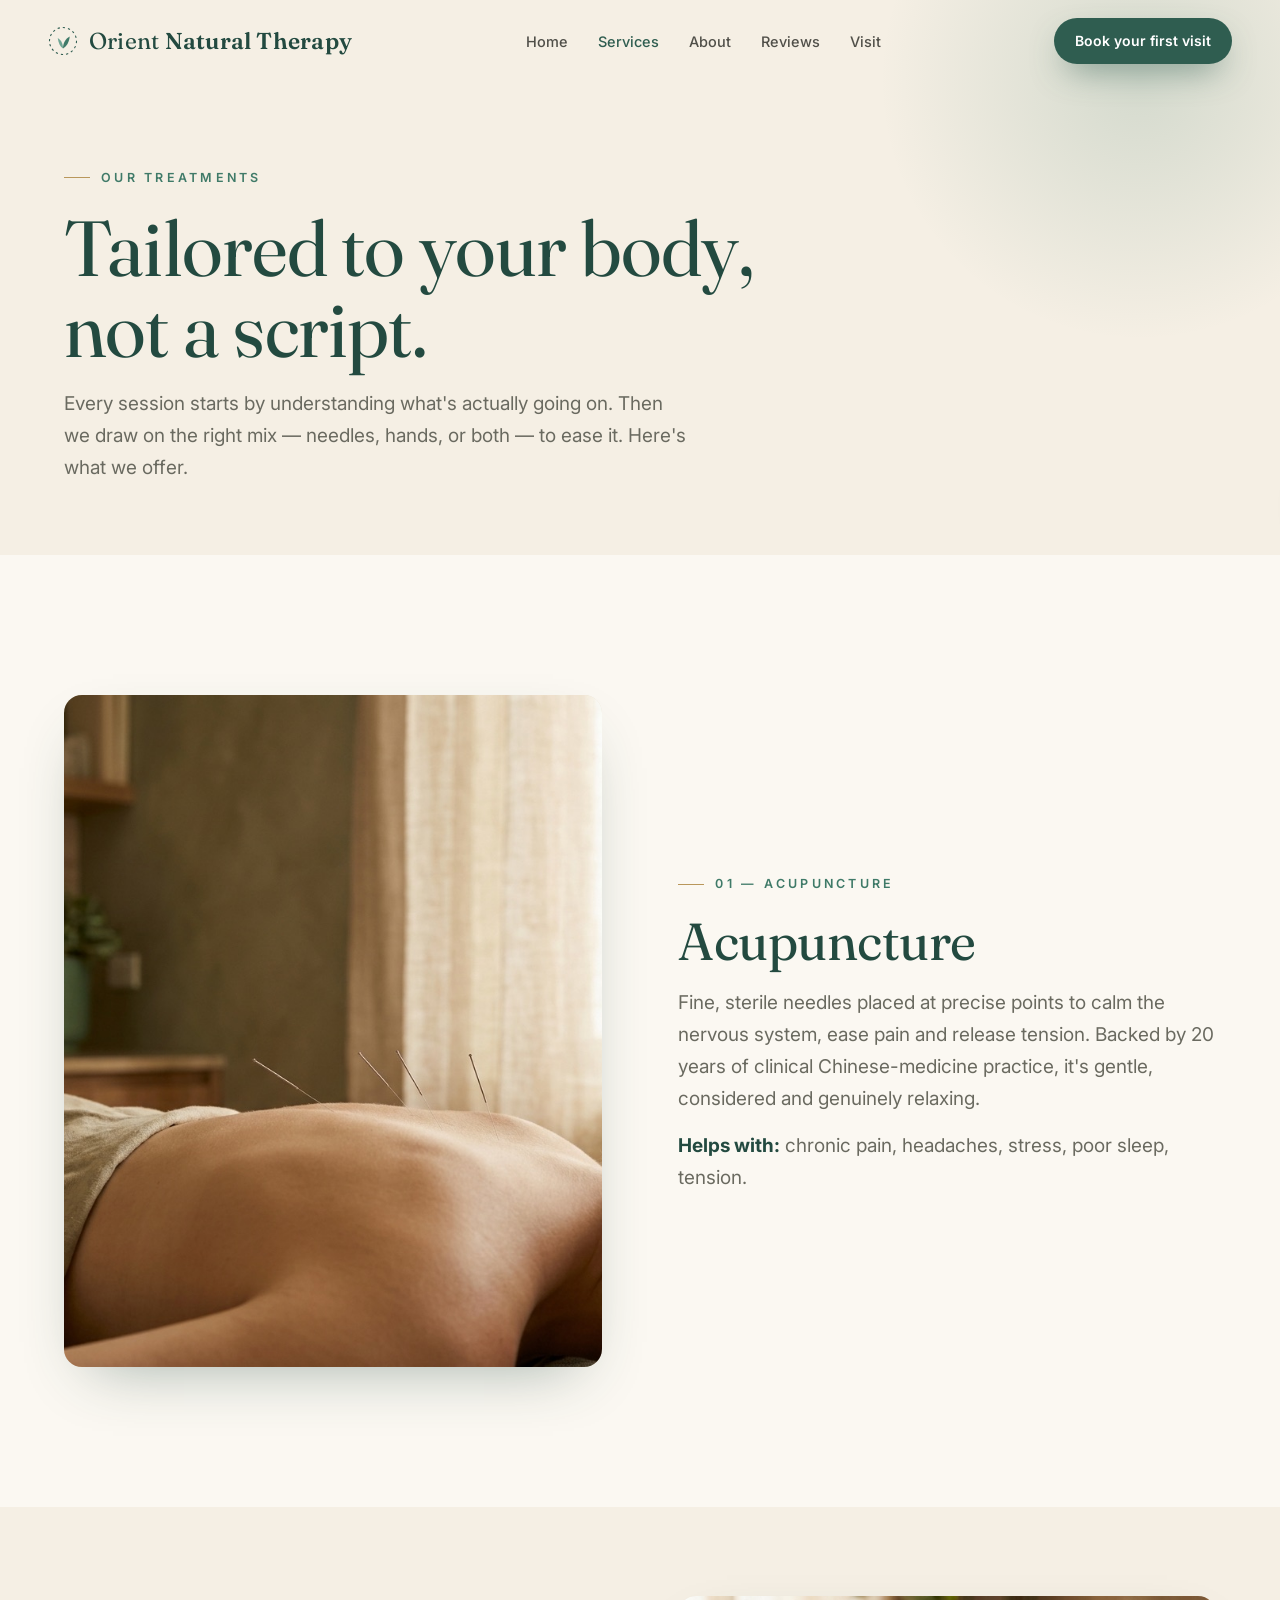
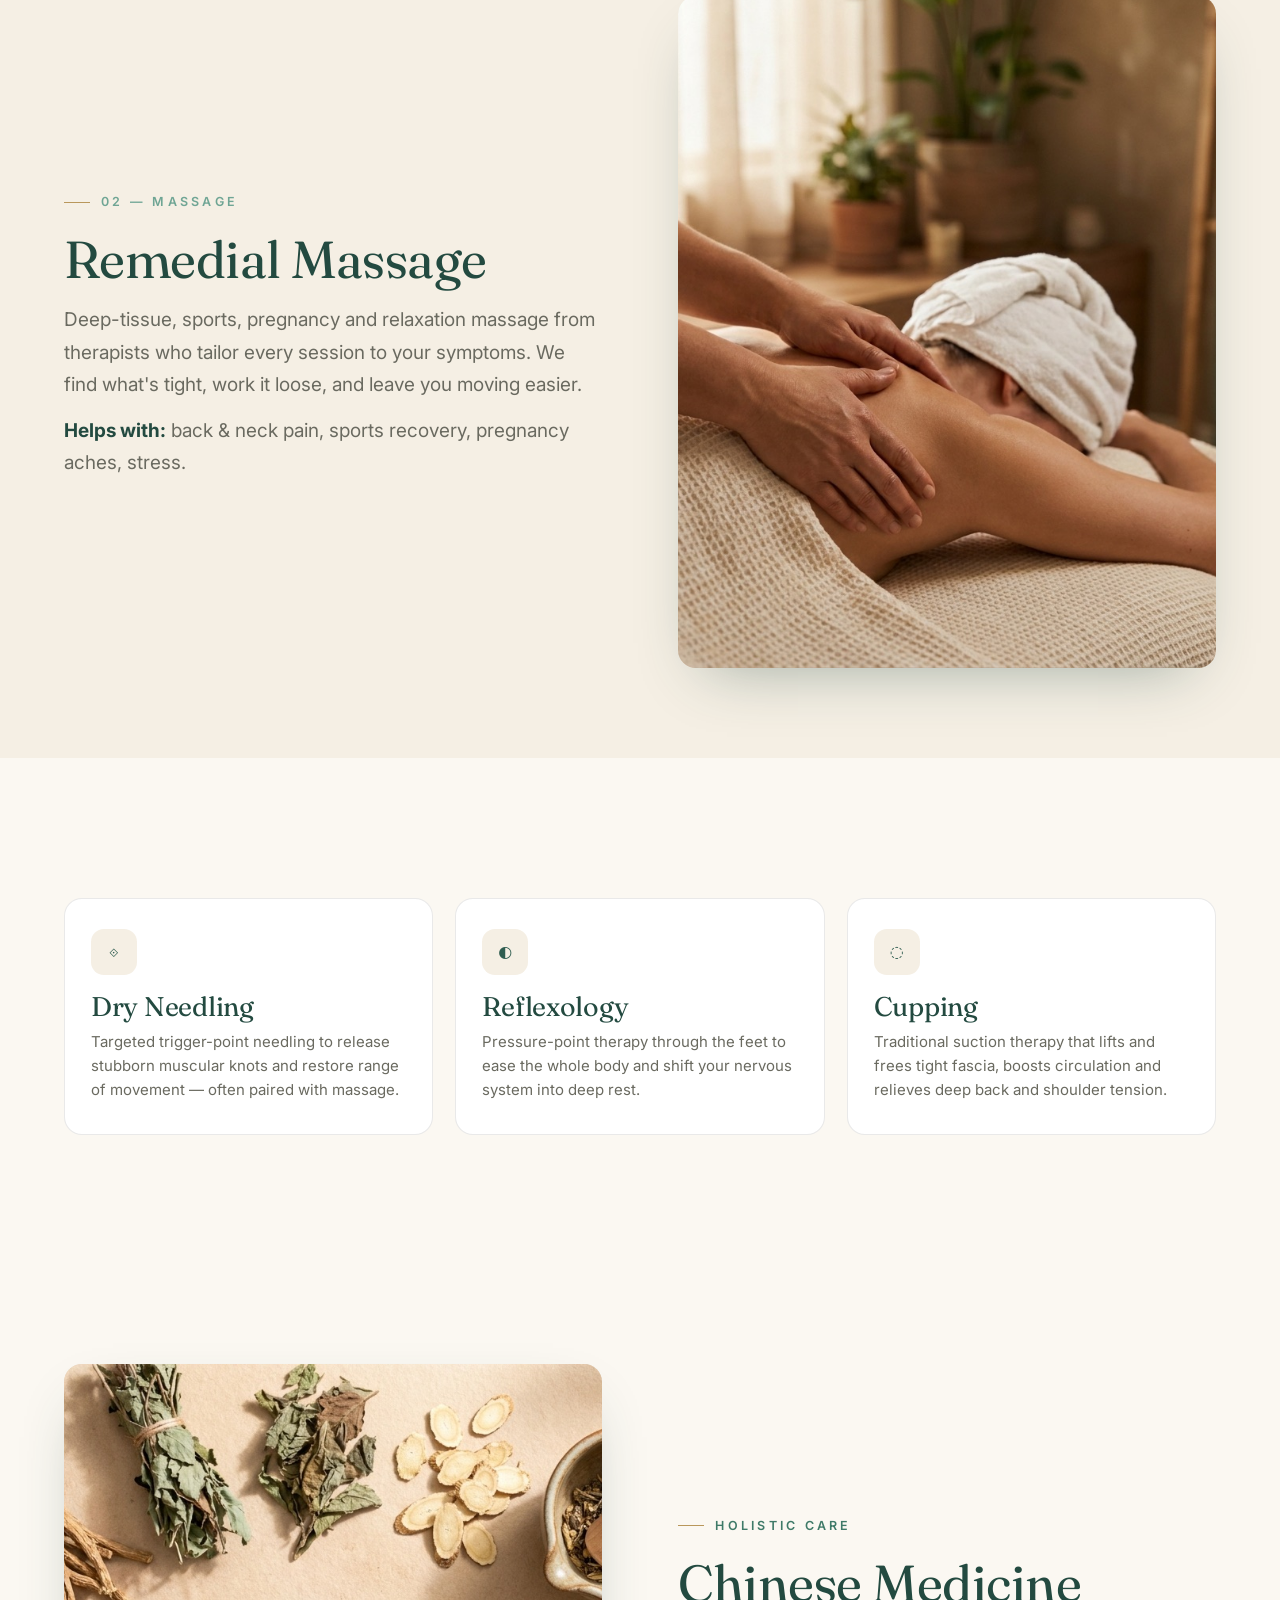
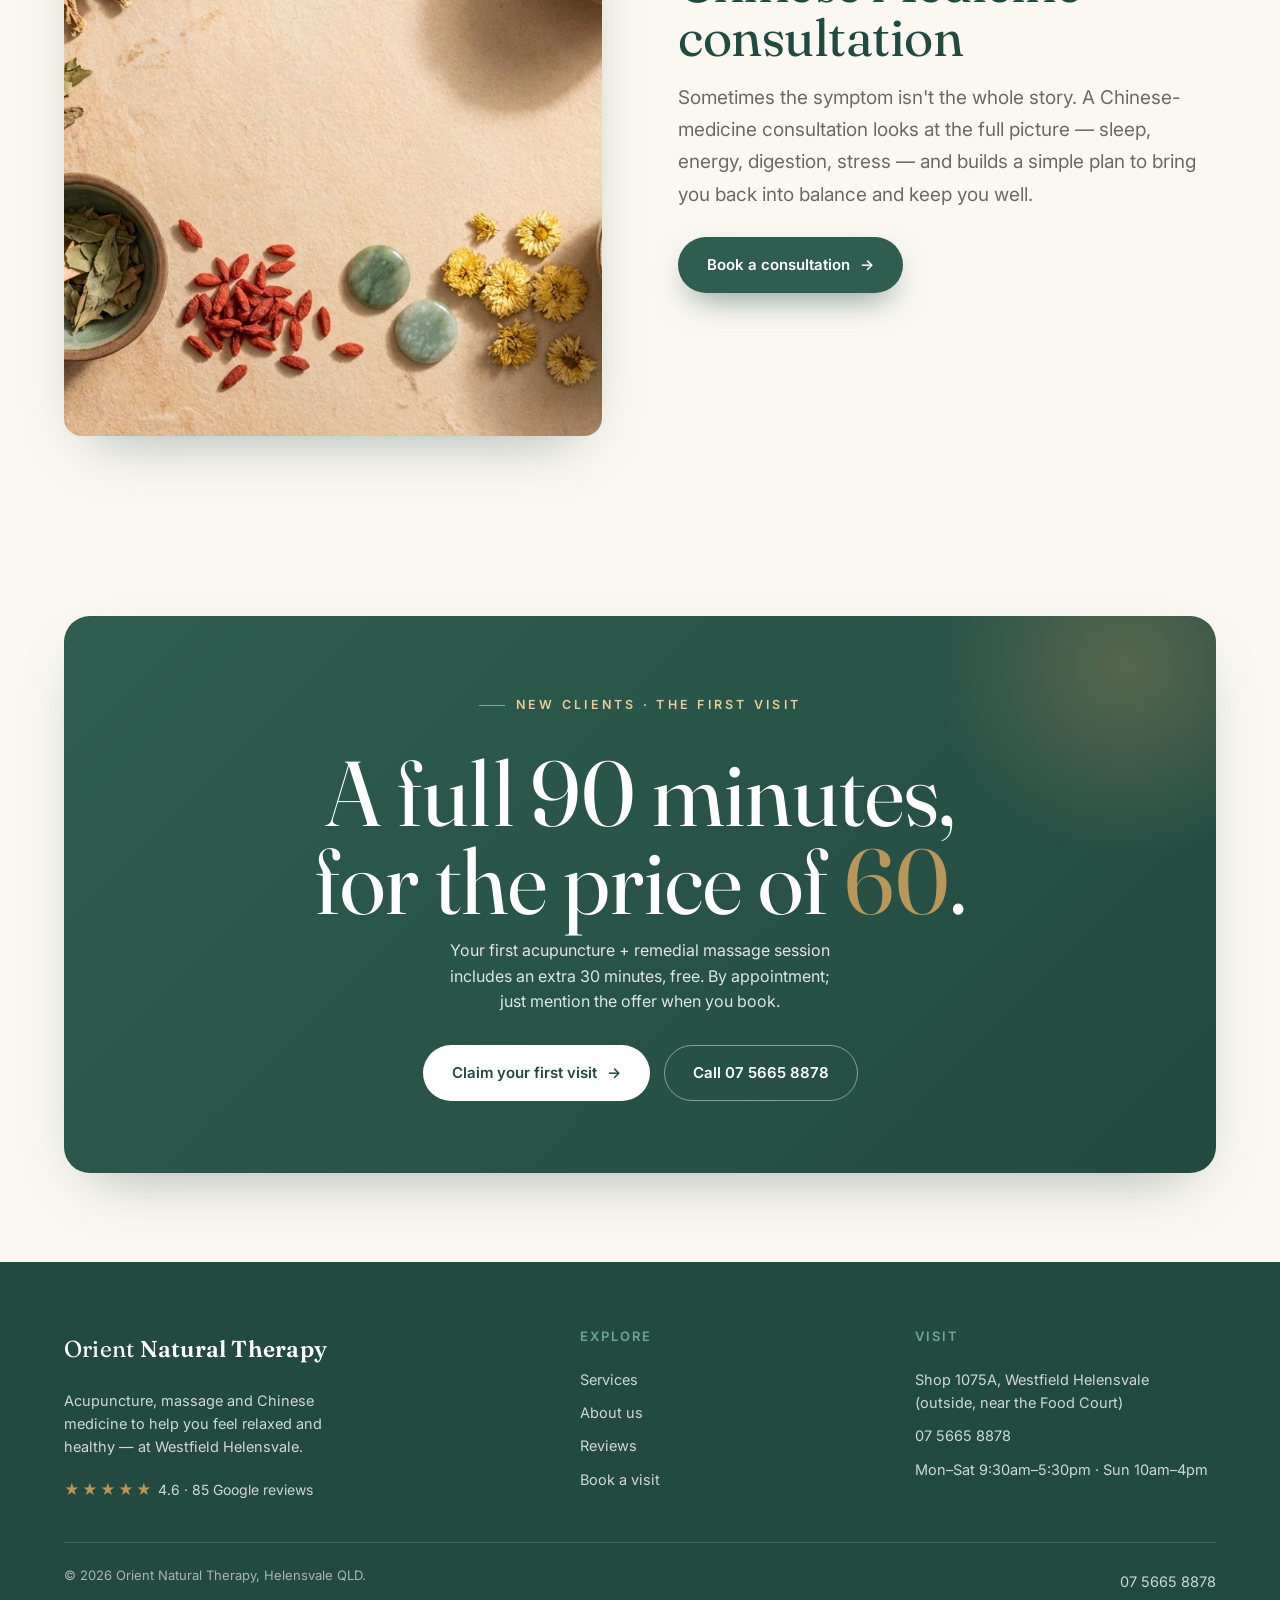
<file: services.html>
<!DOCTYPE html>
<html lang="en">
<head>
<meta charset="UTF-8"/>
<meta name="viewport" content="width=device-width, initial-scale=1.0, viewport-fit=cover"/>
<title>Services — Orient Natural Therapy, Helensvale</title>
<meta name="description" content="Acupuncture, remedial massage, dry needling, reflexology, cupping and Chinese medicine — tailored treatments for pain, stress, recovery and sleep at Westfield Helensvale."/>
<link rel="preconnect" href="https://fonts.googleapis.com"><link rel="preconnect" href="https://fonts.gstatic.com" crossorigin>
<link href="https://fonts.googleapis.com/css2?family=Fraunces:ital,opsz,wght@0,9..144,400;0,9..144,500;0,9..144,600;1,9..144,400&family=Inter:wght@400;500;600;700&display=swap" rel="stylesheet">
<link rel="stylesheet" href="style.css">
</head>
<body>

<nav class="bar">
  <a class="brand" href="index.html"><svg class="leaf" viewBox="0 0 40 40" fill="none"><circle cx="20" cy="20" r="18" stroke="#2f5d50" stroke-width="1.4" stroke-dasharray="3 4"/><path d="M20 30c0-7 3-13 9-16-1 8-4 13-9 16Z" fill="#3f7a68"/><path d="M20 30c0-6-2-11-7-14 1 7 3 11 7 14Z" fill="#6fa594"/></svg><span>Orient <b>Natural Therapy</b></span></a>
  <div class="navlinks">
    <a href="index.html">Home</a><a href="services.html" class="active">Services</a><a href="about.html">About</a><a href="reviews.html">Reviews</a><a href="book.html">Visit</a>
  </div>
  <a href="book.html" class="btn btn-primary sm navcta">Book your first visit</a>
  <button class="burger" id="burger" aria-label="Menu"><span></span><span></span><span></span></button>
</nav>
<div class="sheet" id="sheet">
  <div class="top"><a class="brand" href="index.html"><span>Orient <b>Natural Therapy</b></span></a><button class="x" id="sheetx" aria-label="Close">×</button></div>
  <div class="links"><a href="index.html">Home</a><a href="services.html">Services</a><a href="about.html">About</a><a href="reviews.html">Reviews</a><a href="book.html">Visit</a></div>
  <a href="book.html" class="btn btn-primary">Book your first visit</a>
  <a href="tel:0756658878" class="btn btn-ghost" style="margin-top:12px;justify-content:center">Call 07 5665 8878</a>
</div>

<section class="pagehero">
  <div class="blob"></div>
  <div class="wrap">
    <span class="eyebrow reveal">Our treatments</span>
    <h1 class="reveal d1">Tailored to your body,<br>not a script.</h1>
    <p class="lead reveal d2">Every session starts by understanding what's actually going on. Then we draw on the right mix — needles, hands, or both — to ease it. Here's what we offer.</p>
  </div>
</section>

<section class="pad">
  <div class="wrap split r" id="acupuncture">
    <div class="txt reveal"><span class="eyebrow">01 — Acupuncture</span><h2>Acupuncture</h2><p class="lead" style="margin-top:18px">Fine, sterile needles placed at precise points to calm the nervous system, ease pain and release tension. Backed by 20 years of clinical Chinese-medicine practice, it's gentle, considered and genuinely relaxing.</p><p class="lead" style="margin-top:14px"><b style="color:var(--jade-d)">Helps with:</b> chronic pain, headaches, stress, poor sleep, tension.</p></div>
    <div class="media tall reveal d1"><img src="img/acupuncture.jpg" alt="Acupuncture"></div>
  </div>
</section>

<section class="pad-sm band sand">
  <div class="wrap split" id="massage">
    <div class="txt reveal"><span class="eyebrow">02 — Massage</span><h2>Remedial Massage</h2><p class="lead" style="margin-top:18px">Deep-tissue, sports, pregnancy and relaxation massage from therapists who tailor every session to your symptoms. We find what's tight, work it loose, and leave you moving easier.</p><p class="lead" style="margin-top:14px"><b style="color:var(--jade-d)">Helps with:</b> back & neck pain, sports recovery, pregnancy aches, stress.</p></div>
    <div class="media tall reveal d1"><img src="img/massage.jpg" alt="Remedial massage"></div>
  </div>
</section>

<section class="pad">
  <div class="wrap">
    <div class="grid">
      <div class="card reveal" id="dry-needling"><div class="ico">⟐</div><h3>Dry Needling</h3><p>Targeted trigger-point needling to release stubborn muscular knots and restore range of movement — often paired with massage.</p></div>
      <div class="card reveal d1" id="reflexology"><div class="ico">◐</div><h3>Reflexology</h3><p>Pressure-point therapy through the feet to ease the whole body and shift your nervous system into deep rest.</p></div>
      <div class="card reveal d2" id="cupping"><div class="ico">◌</div><h3>Cupping</h3><p>Traditional suction therapy that lifts and frees tight fascia, boosts circulation and relieves deep back and shoulder tension.</p></div>
    </div>
  </div>
</section>

<section class="pad-sm">
  <div class="wrap split r" id="chinese-medicine">
    <div class="txt reveal"><span class="eyebrow">Holistic care</span><h2>Chinese Medicine consultation</h2><p class="lead" style="margin-top:18px">Sometimes the symptom isn't the whole story. A Chinese-medicine consultation looks at the full picture — sleep, energy, digestion, stress — and builds a simple plan to bring you back into balance and keep you well.</p><a href="book.html" class="btn btn-primary" style="margin-top:26px">Book a consultation <span class="arr">→</span></a></div>
    <div class="media tall reveal d1"><img src="img/herbs.jpg" alt="Chinese medicine herbs"></div>
  </div>
</section>

<section class="pad-sm">
  <div class="wrap"><div class="offer reveal">
    <span class="eyebrow" style="color:#e7cd9b;justify-content:center">New clients · The First Visit</span>
    <div class="big">A full 90 minutes,<br>for the price of <span>60</span>.</div>
    <p>Your first acupuncture + remedial massage session includes an extra 30 minutes, free. By appointment; just mention the offer when you book.</p>
    <div class="herocta"><a href="book.html" class="btn btn-light">Claim your first visit <span class="arr">→</span></a><a href="tel:0756658878" class="btn btn-ghost" style="border-color:rgba(255,255,255,.45);color:#fff">Call 07 5665 8878</a></div>
  </div></div>
</section>

<footer>
  <div class="wrap">
    <div class="cols">
      <div><a class="brand" href="index.html"><span style="color:#fff">Orient <b>Natural Therapy</b></span></a><p style="margin-top:16px;max-width:34ch;font-size:14.5px">Acupuncture, massage and Chinese medicine to help you feel relaxed and healthy — at Westfield Helensvale.</p><div style="margin-top:18px"><span class="stars">★★★★★</span> <span style="font-size:14px">4.6 · 85 Google reviews</span></div></div>
      <div><h4>Explore</h4><a href="services.html">Services</a><a href="about.html">About us</a><a href="reviews.html">Reviews</a><a href="book.html">Book a visit</a></div>
      <div><h4>Visit</h4><a href="https://maps.google.com/?q=Orient+Natural+Therapy+Westfield+Helensvale" target="_blank" rel="noopener">Shop 1075A, Westfield Helensvale<br>(outside, near the Food Court)</a><a href="tel:0756658878">07 5665 8878</a><a>Mon–Sat 9:30am–5:30pm · Sun 10am–4pm</a></div>
    </div>
    <div class="fine"><span>© 2026 Orient Natural Therapy, Helensvale QLD.</span><span><a href="tel:0756658878">07 5665 8878</a></span></div>
  </div>
</footer>
<script src="script.js"></script>
</body>
</html>
</file>
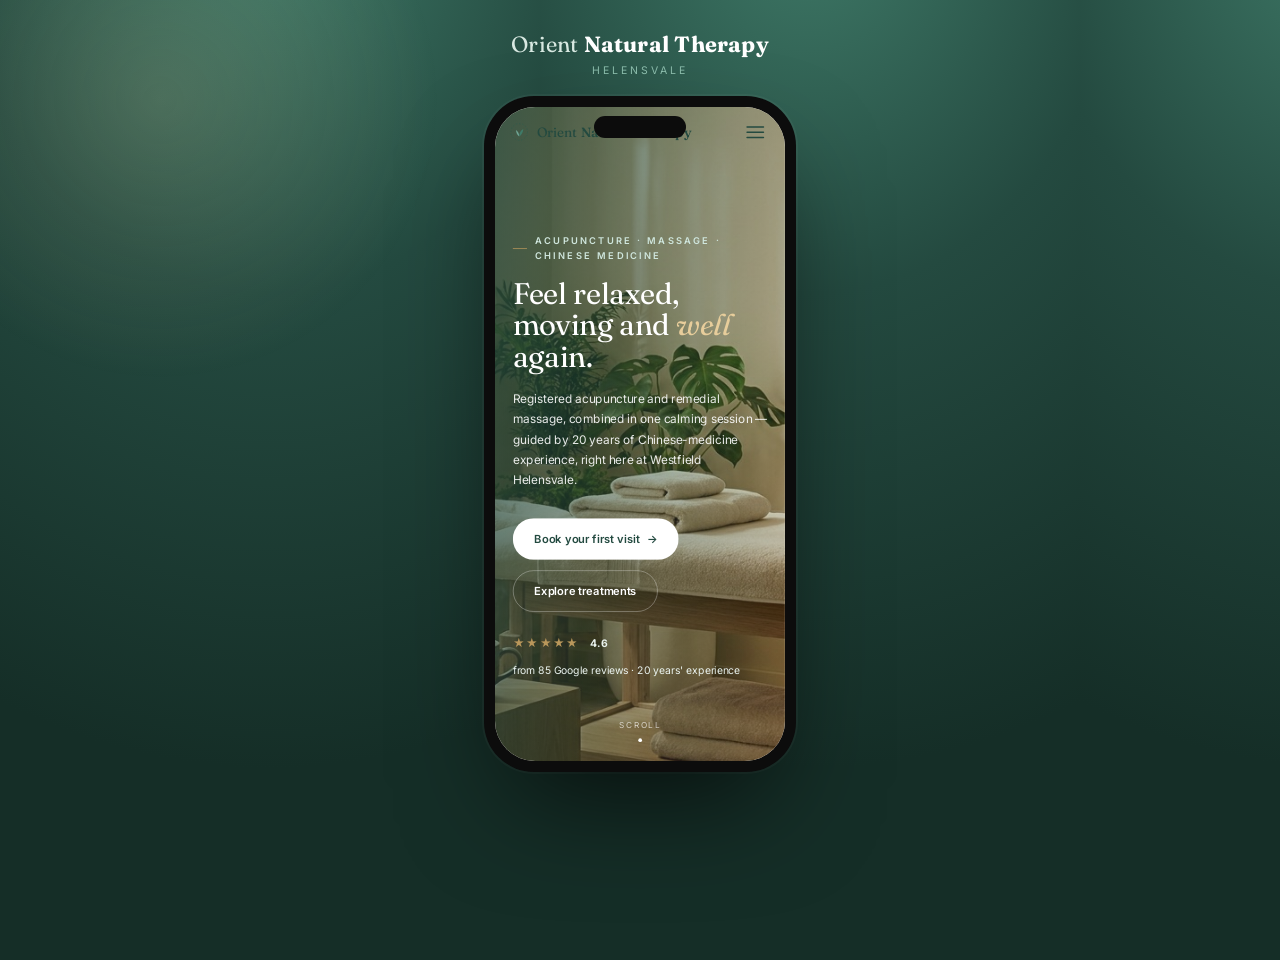
<file: stage.html>
<!DOCTYPE html><html><head><meta charset="utf-8">
<link href="https://fonts.googleapis.com/css2?family=Fraunces:ital,opsz,wght@0,9..144,400;0,9..144,600;1,9..144,400&family=Inter:wght@500;600&display=swap" rel="stylesheet">
<style>
*{margin:0;padding:0;box-sizing:border-box}
html,body{width:540px;height:960px;overflow:hidden;font-family:'Inter';
 background:radial-gradient(130% 90% at 50% -10%,#3f7a68 0%,#244a40 45%,#152e27 100%)}
.glow{position:fixed;width:560px;height:560px;border-radius:50%;background:radial-gradient(closest-side,rgba(231,205,155,.16),transparent);top:-180px;left:-120px}
.brandtop{position:fixed;top:30px;left:0;right:0;text-align:center;color:#d8e8e1;font-family:'Fraunces';font-size:22px;letter-spacing:.01em;z-index:4}
.brandtop b{color:#fff}.brandtop .e{display:block;font-family:'Inter';font-size:10.5px;letter-spacing:.28em;text-transform:uppercase;color:#8bbcab;margin-top:6px}
.phone{position:absolute;top:96px;left:50%;transform:translateX(-50%);width:312px;height:676px;
 background:#0c0c0c;border-radius:50px;padding:11px;box-shadow:0 50px 110px -30px rgba(0,0,0,.7),0 0 0 2px rgba(255,255,255,.04)}
.screen{position:relative;width:100%;height:100%;border-radius:40px;overflow:hidden;background:#fbf8f2}
.notch{position:absolute;top:9px;left:50%;transform:translateX(-50%);width:92px;height:22px;background:#0c0c0c;border-radius:14px;z-index:5}
iframe{width:390px;height:880px;border:0;display:block;transform:scale(0.7436);transform-origin:0 0}
.cap{position:fixed;bottom:46px;left:0;right:0;text-align:center;padding:0 30px;
 opacity:0;transform:translateY(14px);transition:opacity .45s ease,transform .45s ease}
.cap.show{opacity:1;transform:none}
.cap .t{font-family:'Fraunces';font-size:31px;line-height:1.12;color:#fff;text-shadow:0 3px 24px rgba(0,0,0,.5)}
.cap .t span{color:#e7cd9b}
</style></head>
<body>
<div class="glow"></div>
<div class="brandtop">Orient <b>Natural Therapy</b><span class="e">Helensvale</span></div>
<div class="phone"><div class="screen"><div class="notch"></div>
<iframe id="site" src="index.html"></iframe>
</div></div>
<div class="cap" id="cap"><div class="t" id="capt"></div></div>
<script>
window.CAP=(html)=>{const c=document.getElementById('cap'),t=document.getElementById('capt');
 if(!html){c.classList.remove('show');return;} if(t.dataset.h!==html){t.innerHTML=html;t.dataset.h=html;} c.classList.add('show');};
</script>
</body></html>
</file>
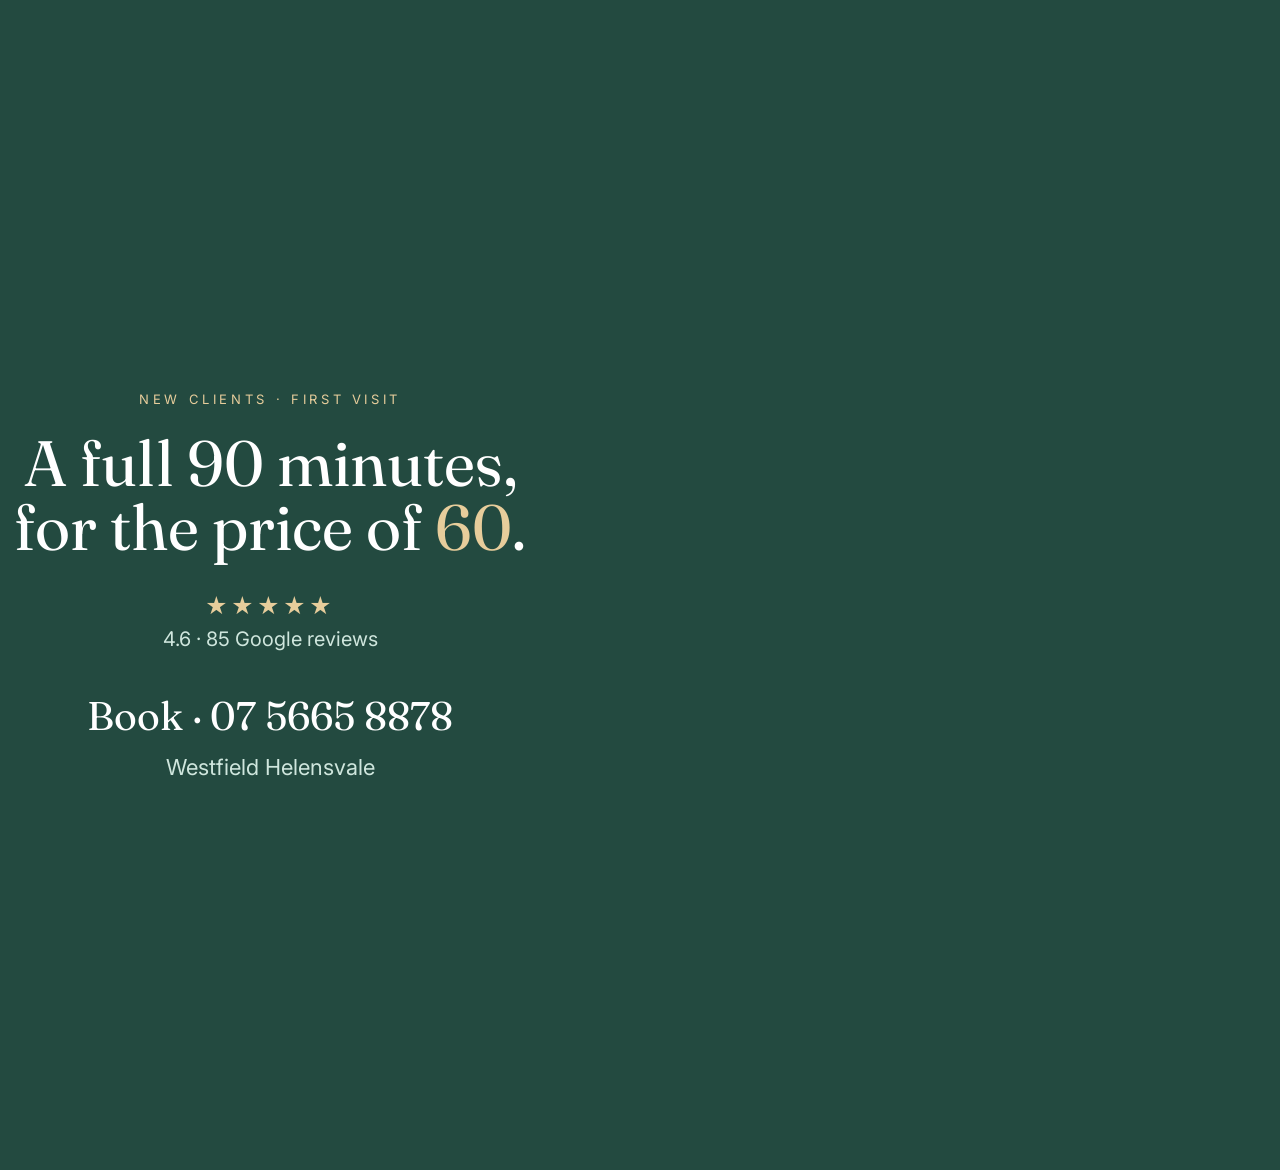
<file: vid/end.html>
<!DOCTYPE html><html><head><meta charset="utf-8">
<link href="https://fonts.googleapis.com/css2?family=Fraunces:ital,opsz,wght@0,9..144,400;0,9..144,600&family=Inter:wght@500;600&display=swap" rel="stylesheet">
<style>html,body{margin:0;width:540px;height:1170px;background:#234a40;color:#fff;font-family:'Inter';display:flex;flex-direction:column;align-items:center;justify-content:center;text-align:center;overflow:hidden}
.k{font-size:13px;letter-spacing:.28em;text-transform:uppercase;color:#e7cd9b;margin-bottom:24px}
.big{font-family:'Fraunces';font-weight:400;font-size:64px;line-height:1.0;margin:0}
.big span{color:#e7cd9b}
.stars{color:#e7cd9b;letter-spacing:3px;font-size:22px;margin:34px 0 8px}
.rev{color:#cfe6dd;font-size:20px}
.phone{font-family:'Fraunces';font-size:40px;margin-top:40px}
.loc{color:#cfe6dd;font-size:22px;margin-top:14px}</style></head>
<body>
<div class="k">New clients · first visit</div>
<div class="big">A full 90 minutes,<br>for the price of <span>60</span>.</div>
<div class="stars">★★★★★</div><div class="rev">4.6 · 85 Google reviews</div>
<div class="phone">Book · 07 5665 8878</div>
<div class="loc">Westfield Helensvale</div>
</body></html>
</file>
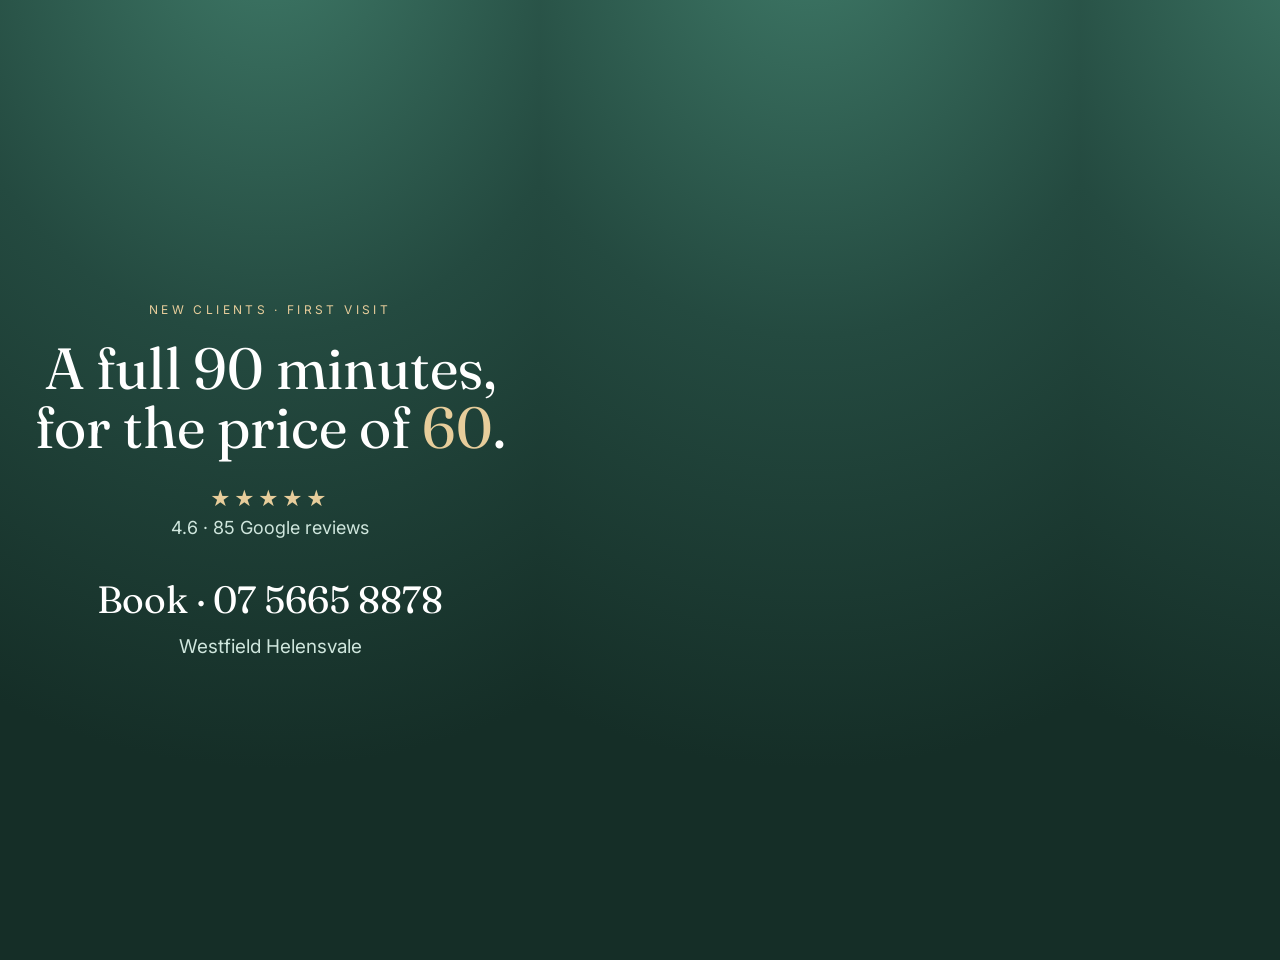
<file: vid/end16.html>
<!DOCTYPE html><html><head><meta charset="utf-8">
<link href="https://fonts.googleapis.com/css2?family=Fraunces:ital,opsz,wght@0,9..144,400;0,9..144,600&family=Inter:wght@500;600&display=swap" rel="stylesheet">
<style>html,body{margin:0;width:540px;height:960px;background:radial-gradient(130% 90% at 50% -10%,#3f7a68,#244a40 50%,#152e27);color:#fff;font-family:'Inter';display:flex;flex-direction:column;align-items:center;justify-content:center;text-align:center;overflow:hidden}
.k{font-size:12px;letter-spacing:.28em;text-transform:uppercase;color:#e7cd9b;margin-bottom:22px}
.big{font-family:'Fraunces';font-weight:400;font-size:58px;line-height:1.02;margin:0}.big span{color:#e7cd9b}
.stars{color:#e7cd9b;letter-spacing:3px;font-size:20px;margin:30px 0 6px}.rev{color:#cfe6dd;font-size:18px}
.phone{font-family:'Fraunces';font-size:38px;margin-top:38px}.loc{color:#cfe6dd;font-size:19px;margin-top:12px}</style></head>
<body><div class="k">New clients · first visit</div>
<div class="big">A full 90 minutes,<br>for the price of <span>60</span>.</div>
<div class="stars">★★★★★</div><div class="rev">4.6 · 85 Google reviews</div>
<div class="phone">Book · 07 5665 8878</div><div class="loc">Westfield Helensvale</div></body></html>
</file>
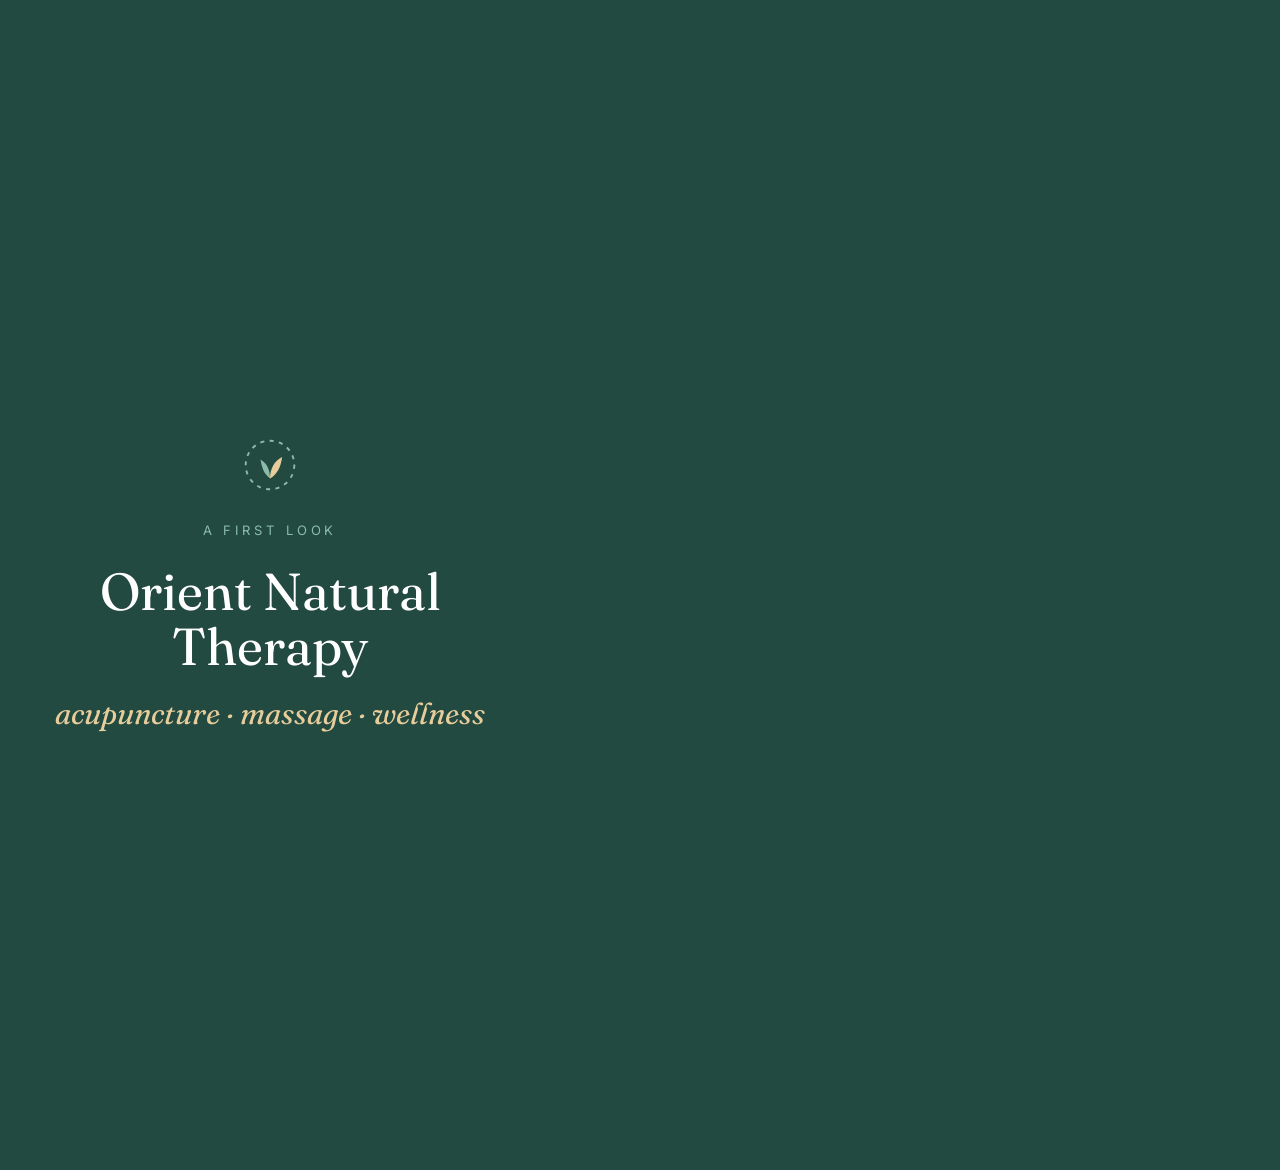
<file: vid/intro.html>
<!DOCTYPE html><html><head><meta charset="utf-8">
<link href="https://fonts.googleapis.com/css2?family=Fraunces:ital,opsz,wght@0,9..144,400;0,9..144,600;1,9..144,400&family=Inter:wght@500;600&display=swap" rel="stylesheet">
<style>html,body{margin:0;width:540px;height:1170px;background:#234a40;color:#fff;font-family:'Inter';display:flex;flex-direction:column;align-items:center;justify-content:center;text-align:center;overflow:hidden}
.k{font-size:13px;letter-spacing:.3em;text-transform:uppercase;color:#8bbcab;margin-bottom:26px}
h1{font-family:'Fraunces';font-weight:400;font-size:52px;line-height:1.05;margin:0;max-width:11ch}
.s{font-family:'Fraunces';font-style:italic;color:#e7cd9b;font-size:30px;margin-top:22px}
.leaf{width:54px;height:54px;margin-bottom:30px}</style></head>
<body>
<svg class="leaf" viewBox="0 0 40 40" fill="none"><circle cx="20" cy="20" r="18" stroke="#8bbcab" stroke-width="1.4" stroke-dasharray="3 4"/><path d="M20 30c0-7 3-13 9-16-1 8-4 13-9 16Z" fill="#e7cd9b"/><path d="M20 30c0-6-2-11-7-14 1 7 3 11 7 14Z" fill="#8bbcab"/></svg>
<div class="k">A first look</div>
<h1>Orient Natural Therapy</h1>
<div class="s">acupuncture · massage · wellness</div>
</body></html>
</file>
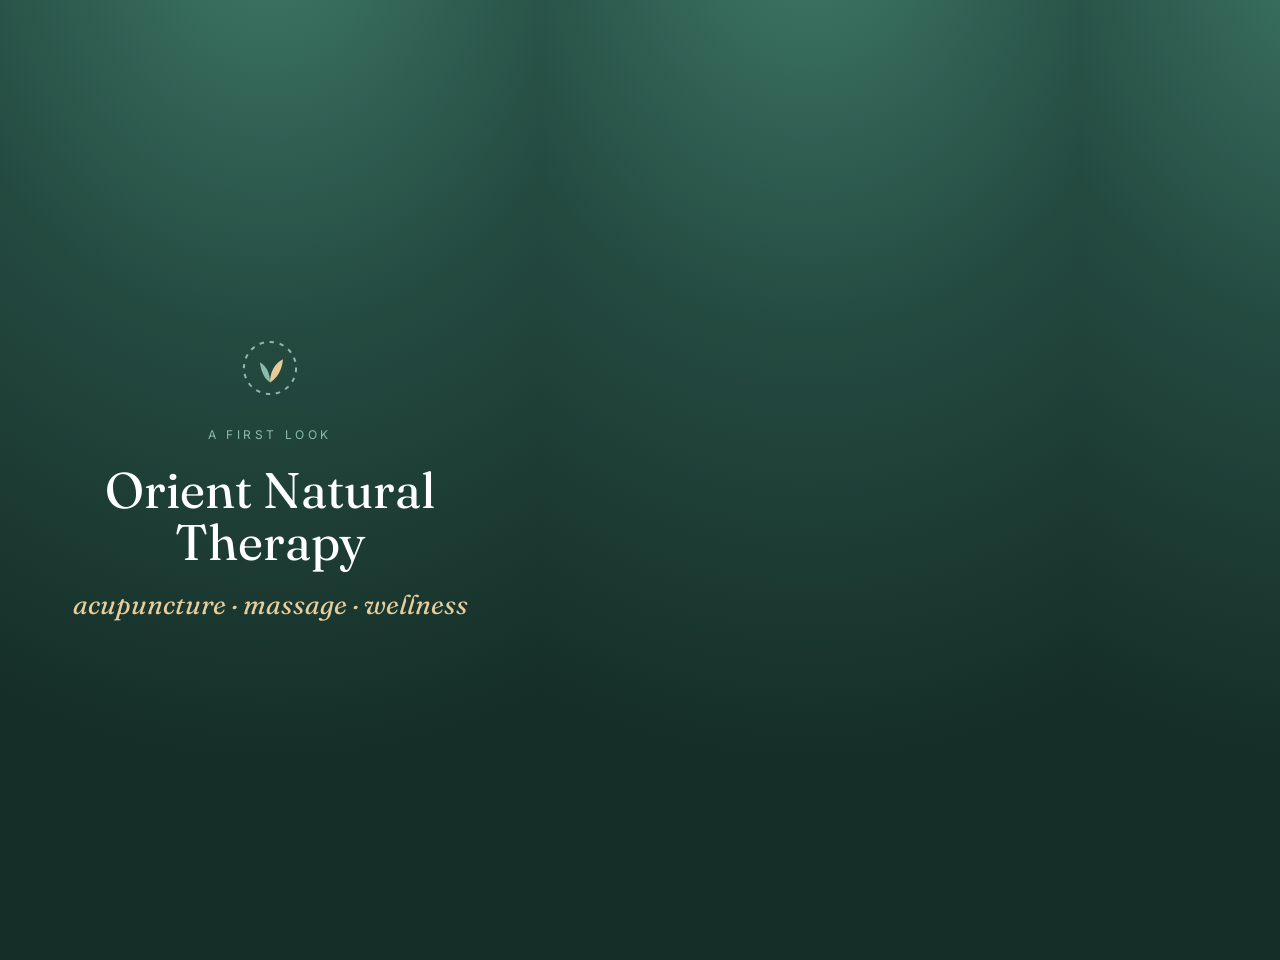
<file: vid/intro16.html>
<!DOCTYPE html><html><head><meta charset="utf-8">
<link href="https://fonts.googleapis.com/css2?family=Fraunces:ital,opsz,wght@0,9..144,400;0,9..144,600;1,9..144,400&family=Inter:wght@500&display=swap" rel="stylesheet">
<style>html,body{margin:0;width:540px;height:960px;background:radial-gradient(130% 90% at 50% -10%,#3f7a68,#244a40 50%,#152e27);color:#fff;font-family:'Inter';display:flex;flex-direction:column;align-items:center;justify-content:center;text-align:center;overflow:hidden}
.leaf{width:58px;height:58px;margin-bottom:30px}
.k{font-size:12px;letter-spacing:.3em;text-transform:uppercase;color:#8bbcab;margin-bottom:22px}
h1{font-family:'Fraunces';font-weight:400;font-size:50px;line-height:1.04;margin:0;max-width:12ch}
.s{font-family:'Fraunces';font-style:italic;color:#e7cd9b;font-size:27px;margin-top:20px}</style></head>
<body>
<svg class="leaf" viewBox="0 0 40 40" fill="none"><circle cx="20" cy="20" r="18" stroke="#8bbcab" stroke-width="1.4" stroke-dasharray="3 4"/><path d="M20 30c0-7 3-13 9-16-1 8-4 13-9 16Z" fill="#e7cd9b"/><path d="M20 30c0-6-2-11-7-14 1 7 3 11 7 14Z" fill="#8bbcab"/></svg>
<div class="k">A first look</div><h1>Orient Natural Therapy</h1>
<div class="s">acupuncture · massage · wellness</div></body></html>
</file>
<file: style.css>
/* Orient Natural Therapy — calm premium wellness design system */
:root{
  --jade:#2f5d50; --jade-d:#234a40; --jade-l:#3f7a68; --jade-soft:#6fa594;
  --sand:#f5efe4; --sand-2:#ece2d2; --paper:#fbf8f2; --card:#ffffff;
  --ink:#2c2c27; --mut:#6a6a60; --gold:#b9975b; --line:rgba(44,44,39,.1);
  --shadow:0 24px 60px -28px rgba(35,74,64,.45);
  --r:18px; --maxw:1200px;
  --serif:"Fraunces",Georgia,serif; --sans:"Inter",system-ui,sans-serif;
}
*{margin:0;padding:0;box-sizing:border-box}
html{scroll-behavior:smooth}
body{font-family:var(--sans);color:var(--ink);background:var(--paper);line-height:1.6;-webkit-font-smoothing:antialiased;overflow-x:hidden}
a{color:inherit;text-decoration:none}
img{display:block;max-width:100%}
::selection{background:rgba(63,122,104,.25)}
.wrap{max-width:var(--maxw);margin:0 auto;padding:0 24px}
section{position:relative}

/* type */
h1,h2,h3{font-family:var(--serif);font-weight:400;line-height:1.04;letter-spacing:-.01em;color:var(--jade-d)}
h1{font-size:clamp(40px,6.6vw,78px)}
h2{font-size:clamp(30px,4.4vw,52px)}
h3{font-size:clamp(20px,2.4vw,27px)}
.eyebrow{font-family:var(--sans);font-size:12.5px;letter-spacing:.26em;text-transform:uppercase;font-weight:600;color:var(--jade-l);display:inline-flex;align-items:center;gap:11px;margin-bottom:20px}
.eyebrow::before{content:"";width:26px;height:1px;background:var(--gold)}
.lead{font-size:clamp(16px,1.6vw,19px);color:var(--mut);max-width:52ch;line-height:1.7}
.serif-accent{font-family:var(--serif);font-style:italic;color:var(--jade-l)}

/* nav */
nav.bar{position:fixed;top:0;left:0;right:0;z-index:50;display:flex;align-items:center;justify-content:space-between;
  padding:18px clamp(20px,4vw,48px);transition:background .4s,box-shadow .4s,padding .4s}
nav.bar.solid{background:rgba(251,248,242,.86);backdrop-filter:blur(14px);box-shadow:0 1px 0 var(--line);padding-top:13px;padding-bottom:13px}
.brand{display:flex;align-items:center;gap:11px;font-family:var(--serif);font-size:23px;color:var(--jade-d);letter-spacing:.01em;white-space:nowrap}
.brand .leaf{width:30px;height:30px;flex:none}
.brand b{font-weight:600}
.navlinks{display:none;gap:30px;align-items:center}
.navlinks a{font-size:14.5px;font-weight:500;color:var(--ink);opacity:.82;transition:opacity .2s}
.navlinks a:hover,.navlinks a.active{opacity:1;color:var(--jade)}
nav.bar .navcta{display:none}
.burger{background:none;border:none;cursor:pointer;display:flex;flex-direction:column;gap:5px;padding:8px}
.burger span{width:24px;height:2px;background:var(--jade-d);border-radius:2px;transition:.3s}
@media(min-width:900px){.navlinks{display:flex}nav.bar .navcta{display:inline-flex}.burger{display:none}}
@media(max-width:560px){.brand{font-size:18px}.brand .leaf{width:25px;height:25px}}

/* buttons */
.btn{display:inline-flex;align-items:center;gap:10px;font-family:var(--sans);font-weight:600;font-size:15px;
  padding:15px 28px;border-radius:100px;cursor:pointer;border:1px solid transparent;transition:transform .25s,box-shadow .3s,background .3s,color .3s;white-space:nowrap}
.btn .arr{transition:transform .3s}
.btn:hover .arr{transform:translateX(4px)}
.btn-primary{background:var(--jade);color:#fff;box-shadow:0 14px 34px -12px rgba(47,93,80,.7)}
.btn-primary:hover{background:var(--jade-d);transform:translateY(-2px)}
.btn-ghost{border-color:rgba(44,44,39,.2);color:var(--jade-d)}
.btn-ghost:hover{border-color:var(--jade);background:rgba(63,122,104,.06)}
.btn-light{background:#fff;color:var(--jade-d);box-shadow:var(--shadow)}
.btn.sm{padding:11px 20px;font-size:14px}

/* hero */
.hero{min-height:100svh;display:flex;align-items:center;position:relative;overflow:hidden;background:var(--sand)}
.hero .bgimg{position:absolute;inset:0;z-index:0;background-size:cover;background-position:center;transform:scale(1.05)}
.hero .veil{position:absolute;inset:0;z-index:1;background:linear-gradient(100deg,rgba(35,74,64,.82) 0%,rgba(35,74,64,.5) 42%,rgba(35,74,64,.12) 100%)}
.hero .wrap{position:relative;z-index:2;padding-top:120px;padding-bottom:60px}
.hero h1{color:#fff;max-width:16ch}
.hero .eyebrow{color:#cfe6dd}.hero .eyebrow::before{background:var(--gold)}
.hero .lead{color:rgba(255,255,255,.9);margin-top:24px;max-width:46ch}
.hero .herocta{margin-top:38px;display:flex;gap:14px;flex-wrap:wrap;align-items:center}
.hero .trust{margin-top:30px;display:flex;align-items:center;gap:14px;color:#eaf3ef;font-size:14px;flex-wrap:wrap}
.stars{color:var(--gold);letter-spacing:2px;font-size:15px}
.scrollcue{position:absolute;bottom:26px;left:50%;transform:translateX(-50%);z-index:2;color:rgba(255,255,255,.7);font-size:11px;letter-spacing:.22em;text-transform:uppercase;display:flex;flex-direction:column;align-items:center;gap:8px}
.scrollcue .dot{width:5px;height:5px;border-radius:50%;background:#fff;animation:fall 1.8s infinite}
@keyframes fall{0%{transform:translateY(-6px);opacity:0}40%{opacity:1}100%{transform:translateY(10px);opacity:0}}

/* sections */
.pad{padding:clamp(72px,11vw,140px) 0}
.pad-sm{padding:clamp(54px,7vw,90px) 0}
.center{text-align:center}
.center .eyebrow{justify-content:center}
.center .lead{margin-left:auto;margin-right:auto}
.split{display:grid;grid-template-columns:1fr;gap:clamp(36px,6vw,80px);align-items:center}
@media(min-width:880px){.split{grid-template-columns:1fr 1fr}.split.r .txt{order:2}}
.media{border-radius:var(--r);overflow:hidden;box-shadow:var(--shadow);aspect-ratio:3/2;background:var(--sand-2)}
.media img{width:100%;height:100%;object-fit:cover}
.tall{aspect-ratio:4/5}

/* cards */
.grid{display:grid;gap:22px;grid-template-columns:repeat(auto-fit,minmax(248px,1fr))}
.card{background:var(--card);border:1px solid var(--line);border-radius:var(--r);padding:30px 26px 32px;transition:transform .35s,box-shadow .35s}
.card:hover{transform:translateY(-5px);box-shadow:var(--shadow)}
.card .ico{width:46px;height:46px;border-radius:13px;background:var(--sand);display:grid;place-items:center;margin-bottom:18px;color:var(--jade)}
.card h3{color:var(--jade-d);margin-bottom:9px}
.card p{color:var(--mut);font-size:15px}
.card .more{margin-top:16px;font-size:13.5px;font-weight:600;color:var(--jade-l);display:inline-flex;gap:6px}

/* band */
.band{background:var(--jade-d);color:#fff}
.band h2{color:#fff}.band .lead{color:rgba(255,255,255,.82)}.band .eyebrow{color:var(--jade-soft)}
.band.sand{background:var(--sand)}
.band.sand h2{color:var(--jade-d)}.band.sand .lead{color:var(--mut)}

/* stats / proof */
.stats{display:flex;flex-wrap:wrap;gap:clamp(28px,5vw,64px)}
.stat .n{font-family:var(--serif);font-size:clamp(38px,5vw,60px);color:var(--jade-d);line-height:1}
.band .stat .n{color:#fff}
.stat .l{font-size:14px;color:var(--mut);margin-top:8px;max-width:20ch}
.band .stat .l{color:rgba(255,255,255,.75)}

/* reviews */
.quote{background:var(--card);border:1px solid var(--line);border-radius:var(--r);padding:30px 28px;break-inside:avoid}
.quote .stars{font-size:14px}
.quote p{margin-top:12px;color:var(--ink);font-size:15.5px;line-height:1.65}
.quote .who{margin-top:16px;font-size:13.5px;color:var(--mut);font-weight:600}
.masonry{columns:1;column-gap:22px}
@media(min-width:680px){.masonry{columns:2}}
@media(min-width:1000px){.masonry{columns:3}}
.masonry .quote{margin-bottom:22px}

/* offer */
.offer{background:linear-gradient(135deg,var(--jade) 0%,var(--jade-d) 100%);color:#fff;border-radius:26px;padding:clamp(38px,6vw,72px);text-align:center;box-shadow:var(--shadow);position:relative;overflow:hidden}
.offer::after{content:"";position:absolute;width:380px;height:380px;border-radius:50%;background:radial-gradient(closest-side,rgba(185,151,91,.32),transparent);top:-140px;right:-100px}
.offer h2{color:#fff;position:relative}
.offer .big{font-family:var(--serif);font-size:clamp(46px,8vw,92px);color:#fff;line-height:.95;margin:14px 0}
.offer .big span{color:var(--gold)}
.offer p{color:rgba(255,255,255,.85);position:relative;max-width:40ch;margin:0 auto}
.offer .herocta{justify-content:center;margin-top:30px;display:flex;gap:14px;flex-wrap:wrap;position:relative}

/* info rows */
.info{display:grid;gap:18px;grid-template-columns:repeat(auto-fit,minmax(220px,1fr))}
.info .row{display:flex;gap:14px;align-items:flex-start}
.info .row .ico{color:var(--jade-l);flex:none;margin-top:2px}
.info .row b{display:block;font-family:var(--sans);font-weight:600;color:var(--jade-d);font-size:15px}
.info .row span{color:var(--mut);font-size:14.5px}

/* footer */
footer{background:var(--jade-d);color:rgba(255,255,255,.78);padding:64px 0 30px}
footer .cols{display:grid;gap:34px;grid-template-columns:1fr;margin-bottom:40px}
@media(min-width:760px){footer .cols{grid-template-columns:1.6fr 1fr 1fr}}
footer .brand{color:#fff}footer h4{font-family:var(--sans);font-size:13px;letter-spacing:.16em;text-transform:uppercase;color:var(--jade-soft);margin-bottom:16px;font-weight:600}
footer a{display:block;color:rgba(255,255,255,.78);font-size:14.5px;padding:5px 0;transition:color .2s}footer a:hover{color:#fff}
footer .fine{border-top:1px solid rgba(255,255,255,.12);padding-top:22px;display:flex;justify-content:space-between;flex-wrap:wrap;gap:10px;font-size:13px;color:rgba(255,255,255,.6)}

/* mobile menu */
.sheet{position:fixed;inset:0;z-index:60;background:var(--paper);transform:translateX(100%);transition:transform .4s cubic-bezier(.22,1,.36,1);display:flex;flex-direction:column;padding:24px}
.sheet.open{transform:none}
.sheet .top{display:flex;justify-content:space-between;align-items:center}
.sheet .x{background:none;border:none;font-size:30px;color:var(--jade-d);cursor:pointer;line-height:1}
.sheet .links{display:flex;flex-direction:column;gap:6px;margin-top:36px}
.sheet .links a{font-family:var(--serif);font-size:30px;color:var(--jade-d);padding:8px 0}
.sheet .btn{margin-top:24px;justify-content:center}

/* reveal animation */
.reveal{opacity:0;transform:translateY(26px);transition:opacity .9s cubic-bezier(.16,1,.3,1),transform .9s cubic-bezier(.16,1,.3,1)}
.reveal.in{opacity:1;transform:none}
.reveal.d1{transition-delay:.08s}.reveal.d2{transition-delay:.16s}.reveal.d3{transition-delay:.24s}.reveal.d4{transition-delay:.32s}
@media(prefers-reduced-motion:reduce){.reveal{opacity:1;transform:none;transition:none}.hero .bgimg{transform:none}.scrollcue .dot{animation:none}}
.pagehero{padding:160px 0 70px;background:var(--sand);position:relative;overflow:hidden}
.pagehero .blob{position:absolute;width:520px;height:520px;border-radius:50%;background:radial-gradient(closest-side,rgba(63,122,104,.18),transparent);top:-180px;right:-120px;z-index:0}
.pagehero .wrap{position:relative;z-index:1}
.pagehero p.lead{margin-top:18px}
</file>
